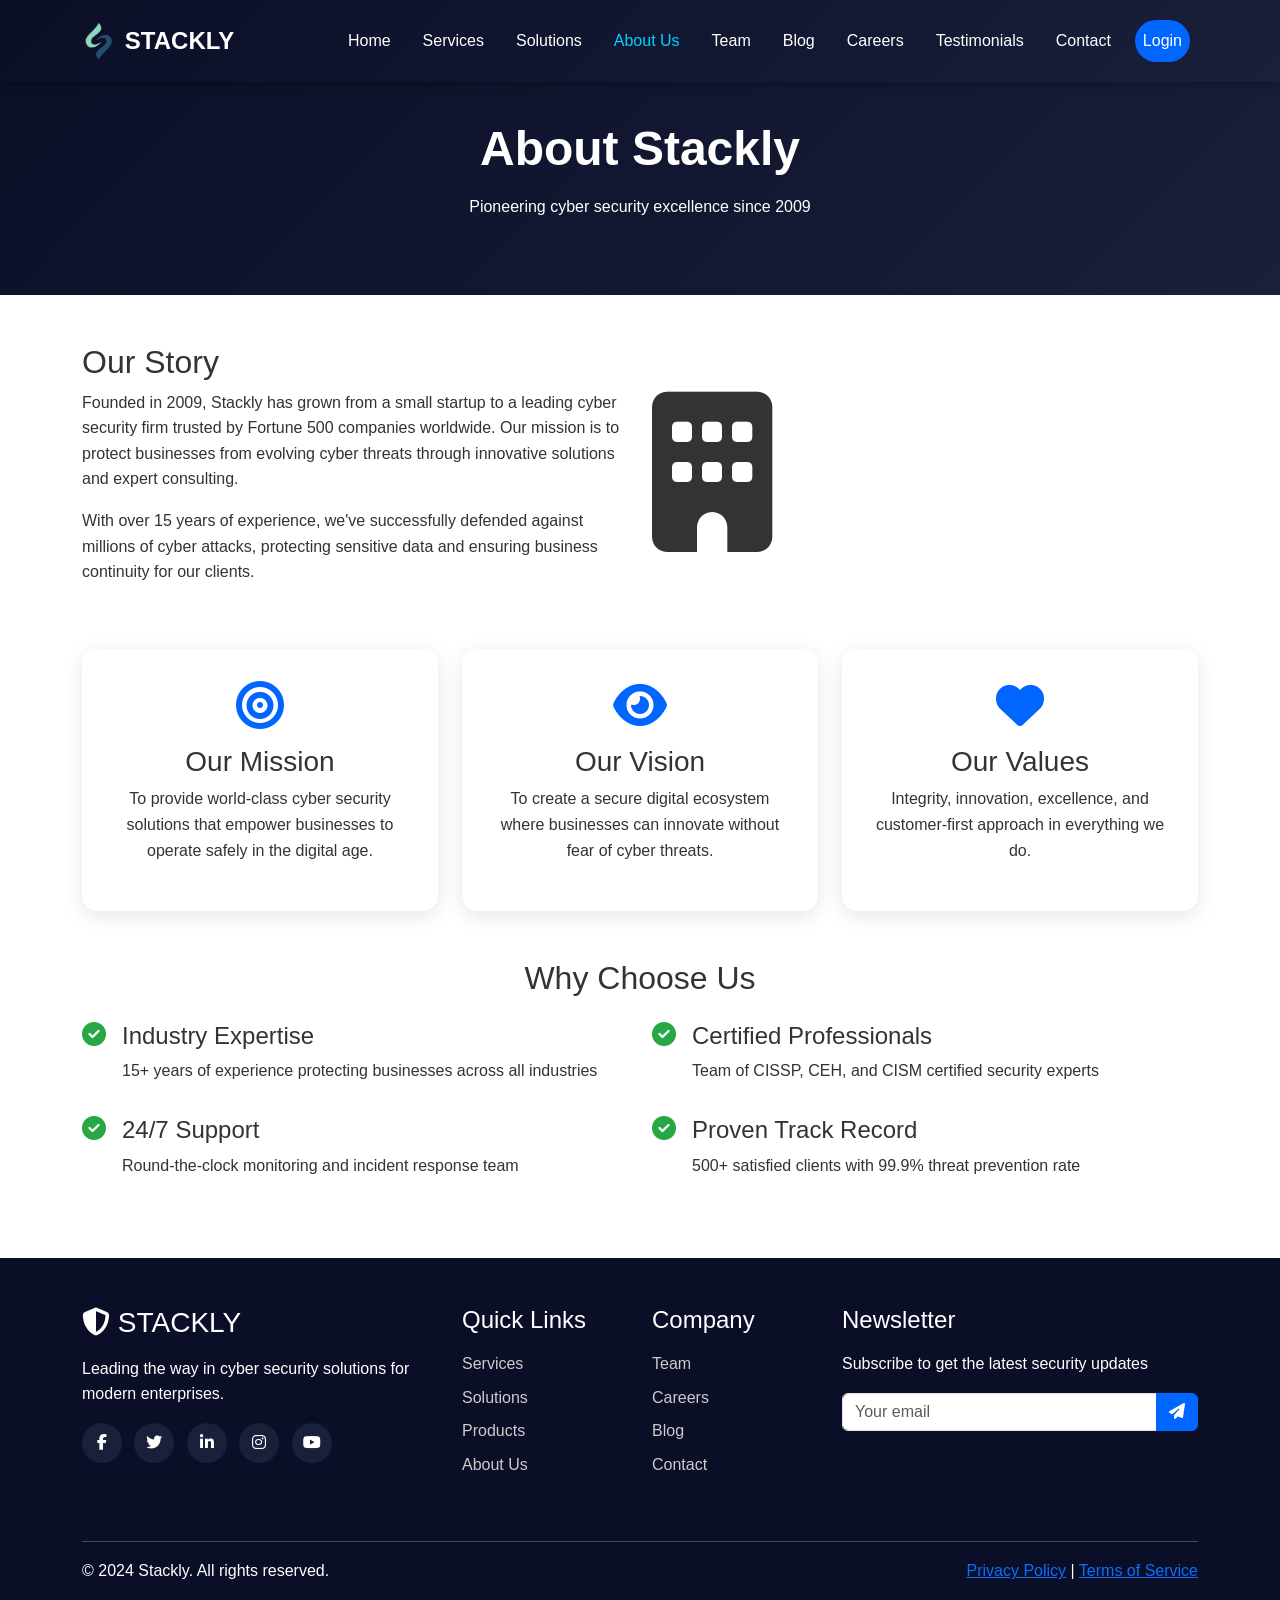
<file: pages/about.html>
<!DOCTYPE html>
<html lang="en">
<head>
    <meta charset="UTF-8">
    <meta name="viewport" content="width=device-width, initial-scale=1.0">
    <title>Stackly</title>
    <link rel="stylesheet" href="https://cdn.jsdelivr.net/npm/bootstrap@5.3.0/dist/css/bootstrap.min.css">
    <link rel="stylesheet" href="https://cdnjs.cloudflare.com/ajax/libs/animate.css/4.1.1/animate.min.css">
    <link rel="stylesheet" href="https://unpkg.com/aos@2.3.1/dist/aos.css">
    <link rel="stylesheet" href="https://cdnjs.cloudflare.com/ajax/libs/font-awesome/6.4.0/css/all.min.css">
    <link rel="stylesheet" href="../css/style.css">
</head>
<body>
    <header class="header">
        <nav class="navbar navbar-expand-lg navbar-dark fixed-top">
            <div class="container">
                <a class="navbar-brand" href="../index.html"><img src="../images/logoimg.webp" alt="Stackly Logo"> STACKLY</a>
                <button class="navbar-toggler" type="button" data-bs-toggle="collapse" data-bs-target="#navbarNav">
                    <span class="navbar-toggler-icon"></span>
                </button>
                <div class="collapse navbar-collapse" id="navbarNav">
                    <ul class="navbar-nav ms-auto">
                        <li class="nav-item"><a class="nav-link" href="../index.html">Home</a></li>
                        <li class="nav-item"><a class="nav-link" href="services.html">Services</a></li>
                        <li class="nav-item"><a class="nav-link" href="solutions.html">Solutions</a></li>
                        
                        <li class="nav-item"><a class="nav-link active" href="about.html">About Us</a></li>
                        <li class="nav-item"><a class="nav-link" href="team.html">Team</a></li>
                        <li class="nav-item"><a class="nav-link" href="blog.html">Blog</a></li>
                        <li class="nav-item"><a class="nav-link" href="careers.html">Careers</a></li>
                        <li class="nav-item"><a class="nav-link" href="testimonials.html">Testimonials</a></li>
                        <li class="nav-item"><a class="nav-link" href="contact.html">Contact</a></li>
                        <li class="nav-item"><a class="nav-link btn-login" href="../login.html">Login</a></li>
                    </ul>
                </div>
            </div>
        </nav>
    </header>

    <section class="page-header">
        <div class="container">
            <h1 class="animate__animated animate__fadeInDown">About Stackly</h1>
            <p class="animate__animated animate__fadeInUp">Pioneering cyber security excellence since 2009</p>
        </div>
    </section>

    <section class="about-content py-5">
        <div class="container">
            <div class="row align-items-center mb-5">
                <div class="col-lg-6" data-aos="fade-right">
                    <h2>Our Story</h2>
                    <p>Founded in 2009, Stackly has grown from a small startup to a leading cyber security firm trusted by Fortune 500 companies worldwide. Our mission is to protect businesses from evolving cyber threats through innovative solutions and expert consulting.</p>
                    <p>With over 15 years of experience, we've successfully defended against millions of cyber attacks, protecting sensitive data and ensuring business continuity for our clients.</p>
                </div>
                <div class="col-lg-6" data-aos="fade-left">
                    <div class="about-image">
                        <i class="fas fa-building fa-10x"></i>
                    </div>
                </div>
            </div>

            <div class="row mb-5">
                <div class="col-md-4" data-aos="zoom-in" data-aos-delay="100">
                    <div class="value-card">
                        <i class="fas fa-bullseye"></i>
                        <h3>Our Mission</h3>
                        <p>To provide world-class cyber security solutions that empower businesses to operate safely in the digital age.</p>
                    </div>
                </div>
                <div class="col-md-4" data-aos="zoom-in" data-aos-delay="200">
                    <div class="value-card">
                        <i class="fas fa-eye"></i>
                        <h3>Our Vision</h3>
                        <p>To create a secure digital ecosystem where businesses can innovate without fear of cyber threats.</p>
                    </div>
                </div>
                <div class="col-md-4" data-aos="zoom-in" data-aos-delay="300">
                    <div class="value-card">
                        <i class="fas fa-heart"></i>
                        <h3>Our Values</h3>
                        <p>Integrity, innovation, excellence, and customer-first approach in everything we do.</p>
                    </div>
                </div>
            </div>

            <div class="row">
                <div class="col-12" data-aos="fade-up">
                    <h2 class="text-center mb-4">Why Choose Us</h2>
                </div>
                <div class="col-md-6 mb-3" data-aos="fade-right">
                    <div class="feature-item">
                        <i class="fas fa-check-circle"></i>
                        <div>
                            <h4>Industry Expertise</h4>
                            <p>15+ years of experience protecting businesses across all industries</p>
                        </div>
                    </div>
                </div>
                <div class="col-md-6 mb-3" data-aos="fade-left">
                    <div class="feature-item">
                        <i class="fas fa-check-circle"></i>
                        <div>
                            <h4>Certified Professionals</h4>
                            <p>Team of CISSP, CEH, and CISM certified security experts</p>
                        </div>
                    </div>
                </div>
                <div class="col-md-6 mb-3" data-aos="fade-right">
                    <div class="feature-item">
                        <i class="fas fa-check-circle"></i>
                        <div>
                            <h4>24/7 Support</h4>
                            <p>Round-the-clock monitoring and incident response team</p>
                        </div>
                    </div>
                </div>
                <div class="col-md-6 mb-3" data-aos="fade-left">
                    <div class="feature-item">
                        <i class="fas fa-check-circle"></i>
                        <div>
                            <h4>Proven Track Record</h4>
                            <p>500+ satisfied clients with 99.9% threat prevention rate</p>
                        </div>
                    </div>
                </div>
            </div>
        </div>
    </section>

    <footer class="footer py-5">
        <div class="container">
            <div class="row">
                <div class="col-lg-4 col-md-6 mb-4">
                    <h3><i class="fas fa-shield-alt"></i> STACKLY</h3>
                    <p>Leading the way in cyber security solutions for modern enterprises.</p>
                    <div class="social-links">
                        <a href="../404.html"><i class="fab fa-facebook-f"></i></a>
                        <a href="../404.html"><i class="fab fa-twitter"></i></a>
                        <a href="../404.html"><i class="fab fa-linkedin-in"></i></a>
                        <a href="../404.html"><i class="fab fa-instagram"></i></a>
                        <a href="../404.html"><i class="fab fa-youtube"></i></a>
                    </div>
                </div>
                <div class="col-lg-2 col-md-6 mb-4">
                    <h4>Quick Links</h4>
                    <ul class="footer-links">
                        <li><a href="services.html">Services</a></li>
                        <li><a href="solutions.html">Solutions</a></li>
                        <li><a href="products.html">Products</a></li>
                        <li><a href="about.html">About Us</a></li>
                    </ul>
                </div>
                <div class="col-lg-2 col-md-6 mb-4">
                    <h4>Company</h4>
                    <ul class="footer-links">
                        <li><a href="team.html">Team</a></li>
                        <li><a href="careers.html">Careers</a></li>
                        <li><a href="blog.html">Blog</a></li>
                        <li><a href="contact.html">Contact</a></li>
                    </ul>
                </div>
                <div class="col-lg-4 col-md-6 mb-4">
                    <h4>Newsletter</h4>
                    <p>Subscribe to get the latest security updates</p>
                    <form class="newsletter-form">
                        <div class="input-group">
                            <input type="email" class="form-control" placeholder="Your email">
                            <button class="btn btn-primary" type="button" onclick="location.href='../404.html'">
                                <i class="fas fa-paper-plane"></i>
                            </button>
                        </div>
                    </form>
                </div>
            </div>
            <hr class="mt-4">
            <div class="row">
                <div class="col-md-6">
                    <p>&copy; 2024 Stackly. All rights reserved.</p>
                </div>
                <div class="col-md-6 text-md-end">
                    <a href="../404.html">Privacy Policy</a> | 
                    <a href="../404.html">Terms of Service</a>
                </div>
            </div>
        </div>
    </footer>

    <script src="https://code.jquery.com/jquery-3.7.0.min.js"></script>
    <script src="https://cdn.jsdelivr.net/npm/bootstrap@5.3.0/dist/js/bootstrap.bundle.min.js"></script>
    <script src="https://unpkg.com/aos@2.3.1/dist/aos.js"></script>
    <script src="../js/main.js"></script>
</body>
</html>
</file>
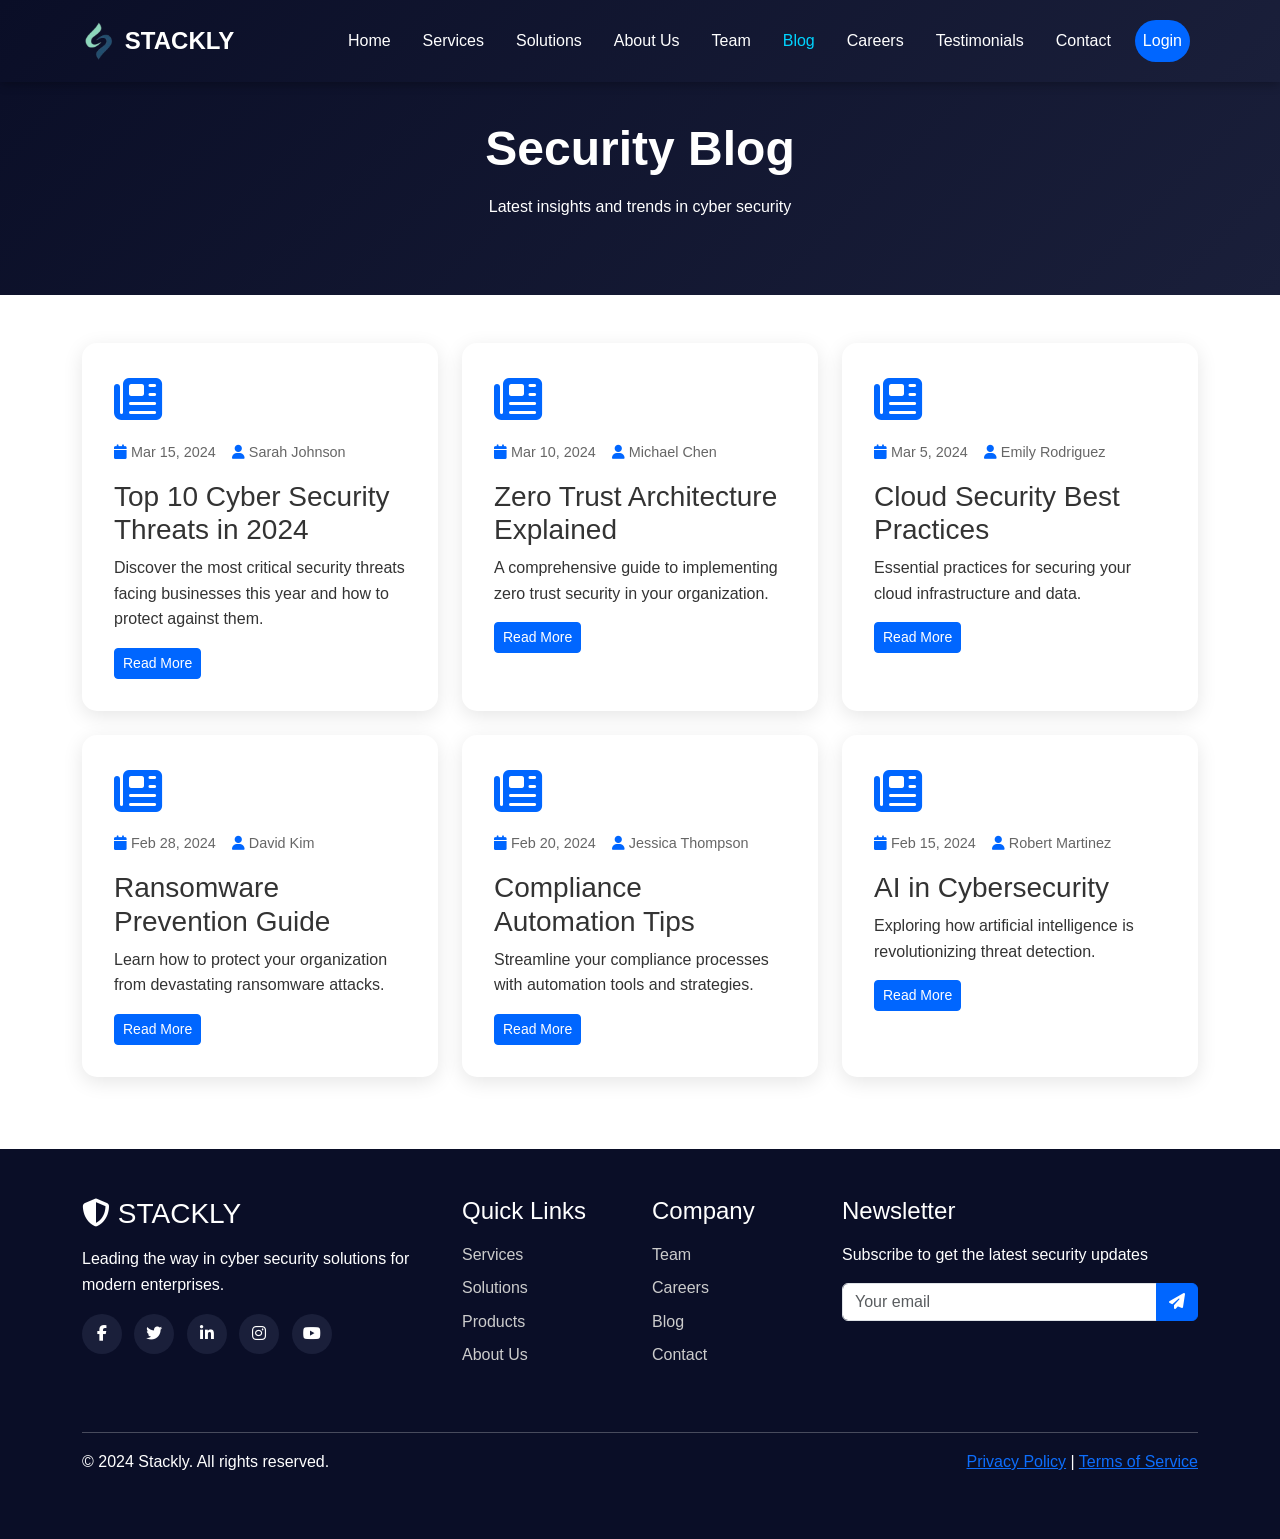
<file: pages/blog.html>
<!DOCTYPE html>
<html lang="en">
<head>
    <meta charset="UTF-8">
    <meta name="viewport" content="width=device-width, initial-scale=1.0">
    <title>Stackly</title>
    <link rel="stylesheet" href="https://cdn.jsdelivr.net/npm/bootstrap@5.3.0/dist/css/bootstrap.min.css">
    <link rel="stylesheet" href="https://unpkg.com/aos@2.3.1/dist/aos.css">
    <link rel="stylesheet" href="https://cdnjs.cloudflare.com/ajax/libs/font-awesome/6.4.0/css/all.min.css">
    <link rel="stylesheet" href="../css/style.css">
</head>
<body>
    <header class="header">
        <nav class="navbar navbar-expand-lg navbar-dark fixed-top">
            <div class="container">
                <a class="navbar-brand" href="../index.html"><img src="../images/logoimg.webp" alt="Stackly Logo"> STACKLY</a>
                <button class="navbar-toggler" type="button" data-bs-toggle="collapse" data-bs-target="#navbarNav"><span class="navbar-toggler-icon"></span></button>
                <div class="collapse navbar-collapse" id="navbarNav">
                    <ul class="navbar-nav ms-auto">
                        <li class="nav-item"><a class="nav-link" href="../index.html">Home</a></li>
                        <li class="nav-item"><a class="nav-link" href="services.html">Services</a></li>
                        <li class="nav-item"><a class="nav-link" href="solutions.html">Solutions</a></li>
                       
                        <li class="nav-item"><a class="nav-link" href="about.html">About Us</a></li>
                        <li class="nav-item"><a class="nav-link" href="team.html">Team</a></li>
                        <li class="nav-item"><a class="nav-link active" href="blog.html">Blog</a></li>
                        <li class="nav-item"><a class="nav-link" href="careers.html">Careers</a></li>
                        <li class="nav-item"><a class="nav-link" href="testimonials.html">Testimonials</a></li>
                        <li class="nav-item"><a class="nav-link" href="contact.html">Contact</a></li>
                        <li class="nav-item"><a class="nav-link btn-login" href="../login.html">Login</a></li>
                    </ul>
                </div>
            </div>
        </nav>
    </header>
    <section class="page-header">
        <div class="container"><h1>Security Blog</h1><p>Latest insights and trends in cyber security</p></div>
    </section>
    <section class="blog-section py-5">
        <div class="container">
            <div class="row">
                <div class="col-lg-4 col-md-6 mb-4" data-aos="fade-up">
                    <div class="blog-card">
                        <div class="blog-icon"><i class="fas fa-newspaper fa-3x"></i></div>
                        <div class="blog-meta"><span><i class="fas fa-calendar"></i> Mar 15, 2024</span><span><i class="fas fa-user"></i> Sarah Johnson</span></div>
                        <h3>Top 10 Cyber Security Threats in 2024</h3>
                        <p>Discover the most critical security threats facing businesses this year and how to protect against them.</p>
                        <a href="../404.html" class="btn btn-sm btn-primary">Read More</a>
                    </div>
                </div>
                <div class="col-lg-4 col-md-6 mb-4" data-aos="fade-up" data-aos-delay="100">
                    <div class="blog-card">
                        <div class="blog-icon"><i class="fas fa-newspaper fa-3x"></i></div>
                        <div class="blog-meta"><span><i class="fas fa-calendar"></i> Mar 10, 2024</span><span><i class="fas fa-user"></i> Michael Chen</span></div>
                        <h3>Zero Trust Architecture Explained</h3>
                        <p>A comprehensive guide to implementing zero trust security in your organization.</p>
                        <a href="../404.html" class="btn btn-sm btn-primary">Read More</a>
                    </div>
                </div>
                <div class="col-lg-4 col-md-6 mb-4" data-aos="fade-up" data-aos-delay="200">
                    <div class="blog-card">
                        <div class="blog-icon"><i class="fas fa-newspaper fa-3x"></i></div>
                        <div class="blog-meta"><span><i class="fas fa-calendar"></i> Mar 5, 2024</span><span><i class="fas fa-user"></i> Emily Rodriguez</span></div>
                        <h3>Cloud Security Best Practices</h3>
                        <p>Essential practices for securing your cloud infrastructure and data.</p>
                        <a href="../404.html" class="btn btn-sm btn-primary">Read More</a>
                    </div>
                </div>
                <div class="col-lg-4 col-md-6 mb-4" data-aos="fade-up" data-aos-delay="300">
                    <div class="blog-card">
                        <div class="blog-icon"><i class="fas fa-newspaper fa-3x"></i></div>
                        <div class="blog-meta"><span><i class="fas fa-calendar"></i> Feb 28, 2024</span><span><i class="fas fa-user"></i> David Kim</span></div>
                        <h3>Ransomware Prevention Guide</h3>
                        <p>Learn how to protect your organization from devastating ransomware attacks.</p>
                        <a href="../404.html" class="btn btn-sm btn-primary">Read More</a>
                    </div>
                </div>
                <div class="col-lg-4 col-md-6 mb-4" data-aos="fade-up" data-aos-delay="400">
                    <div class="blog-card">
                        <div class="blog-icon"><i class="fas fa-newspaper fa-3x"></i></div>
                        <div class="blog-meta"><span><i class="fas fa-calendar"></i> Feb 20, 2024</span><span><i class="fas fa-user"></i> Jessica Thompson</span></div>
                        <h3>Compliance Automation Tips</h3>
                        <p>Streamline your compliance processes with automation tools and strategies.</p>
                        <a href="../404.html" class="btn btn-sm btn-primary">Read More</a>
                    </div>
                </div>
                <div class="col-lg-4 col-md-6 mb-4" data-aos="fade-up" data-aos-delay="500">
                    <div class="blog-card">
                        <div class="blog-icon"><i class="fas fa-newspaper fa-3x"></i></div>
                        <div class="blog-meta"><span><i class="fas fa-calendar"></i> Feb 15, 2024</span><span><i class="fas fa-user"></i> Robert Martinez</span></div>
                        <h3>AI in Cybersecurity</h3>
                        <p>Exploring how artificial intelligence is revolutionizing threat detection.</p>
                        <a href="../404.html" class="btn btn-sm btn-primary">Read More</a>
                    </div>
                </div>
            </div>
        </div>
    </section>
    <footer class="footer py-5">
        <div class="container">
            <div class="row">
                <div class="col-lg-4 col-md-6 mb-4">
                    <h3><i class="fas fa-shield-alt"></i> STACKLY</h3>
                    <p>Leading the way in cyber security solutions for modern enterprises.</p>
                    <div class="social-links">
                        <a href="../404.html"><i class="fab fa-facebook-f"></i></a>
                        <a href="../404.html"><i class="fab fa-twitter"></i></a>
                        <a href="../404.html"><i class="fab fa-linkedin-in"></i></a>
                        <a href="../404.html"><i class="fab fa-instagram"></i></a>
                        <a href="../404.html"><i class="fab fa-youtube"></i></a>
                    </div>
                </div>
                <div class="col-lg-2 col-md-6 mb-4">
                    <h4>Quick Links</h4>
                    <ul class="footer-links">
                        <li><a href="services.html">Services</a></li>
                        <li><a href="solutions.html">Solutions</a></li>
                        <li><a href="products.html">Products</a></li>
                        <li><a href="about.html">About Us</a></li>
                    </ul>
                </div>
                <div class="col-lg-2 col-md-6 mb-4">
                    <h4>Company</h4>
                    <ul class="footer-links">
                        <li><a href="team.html">Team</a></li>
                        <li><a href="careers.html">Careers</a></li>
                        <li><a href="blog.html">Blog</a></li>
                        <li><a href="contact.html">Contact</a></li>
                    </ul>
                </div>
                <div class="col-lg-4 col-md-6 mb-4">
                    <h4>Newsletter</h4>
                    <p>Subscribe to get the latest security updates</p>
                    <form class="newsletter-form">
                        <div class="input-group">
                            <input type="email" class="form-control" placeholder="Your email">
                            <button class="btn btn-primary" type="button" onclick="location.href='../404.html'">
                                <i class="fas fa-paper-plane"></i>
                            </button>
                        </div>
                    </form>
                </div>
            </div>
            <hr class="mt-4">
            <div class="row">
                <div class="col-md-6">
                    <p>&copy; 2024 Stackly. All rights reserved.</p>
                </div>
                <div class="col-md-6 text-md-end">
                    <a href="../404.html">Privacy Policy</a> | 
                    <a href="../404.html">Terms of Service</a>
                </div>
            </div>
        </div>
    </footer>
    <script src="https://code.jquery.com/jquery-3.7.0.min.js"></script>
    <script src="https://cdn.jsdelivr.net/npm/bootstrap@5.3.0/dist/js/bootstrap.bundle.min.js"></script>
    <script src="https://unpkg.com/aos@2.3.1/dist/aos.js"></script>
    <script src="../js/main.js"></script>
</body>
</html>
</file>
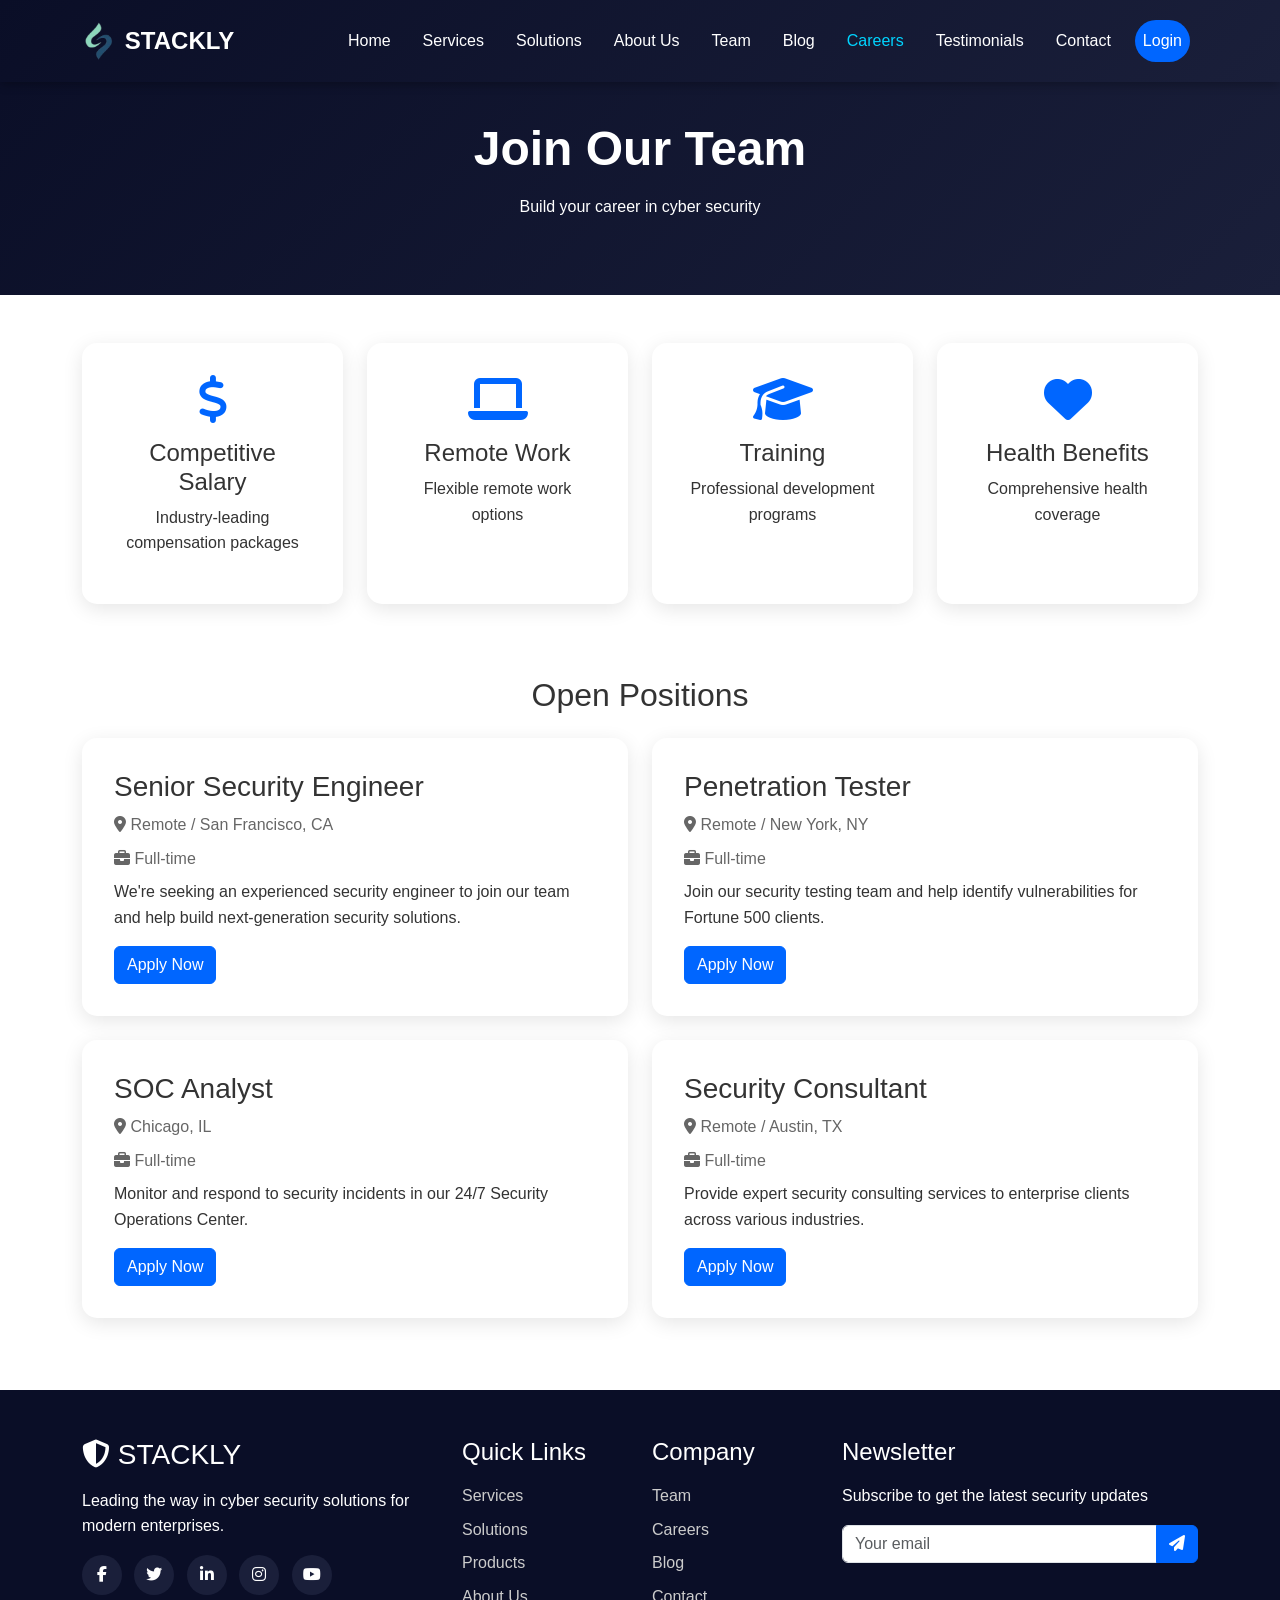
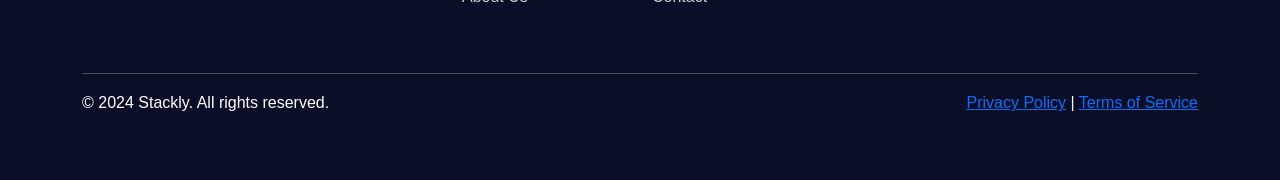
<file: pages/careers.html>
<!DOCTYPE html>
<html lang="en">
<head>
    <meta charset="UTF-8">
    <meta name="viewport" content="width=device-width, initial-scale=1.0">
    <title>Stackly</title>
    <link rel="stylesheet" href="https://cdn.jsdelivr.net/npm/bootstrap@5.3.0/dist/css/bootstrap.min.css">
    <link rel="stylesheet" href="https://unpkg.com/aos@2.3.1/dist/aos.css">
    <link rel="stylesheet" href="https://cdnjs.cloudflare.com/ajax/libs/font-awesome/6.4.0/css/all.min.css">
    <link rel="stylesheet" href="../css/style.css">
</head>
<body>
    <header class="header">
        <nav class="navbar navbar-expand-lg navbar-dark fixed-top">
            <div class="container">
                <a class="navbar-brand" href="../index.html"><img src="../images/logoimg.webp" alt="Stackly Logo"> STACKLY</a>
                <button class="navbar-toggler" type="button" data-bs-toggle="collapse" data-bs-target="#navbarNav"><span class="navbar-toggler-icon"></span></button>
                <div class="collapse navbar-collapse" id="navbarNav">
                    <ul class="navbar-nav ms-auto">
                        <li class="nav-item"><a class="nav-link" href="../index.html">Home</a></li>
                        <li class="nav-item"><a class="nav-link" href="services.html">Services</a></li>
                        <li class="nav-item"><a class="nav-link" href="solutions.html">Solutions</a></li>
                        
                        <li class="nav-item"><a class="nav-link" href="about.html">About Us</a></li>
                        <li class="nav-item"><a class="nav-link" href="team.html">Team</a></li>
                        <li class="nav-item"><a class="nav-link" href="blog.html">Blog</a></li>
                        <li class="nav-item"><a class="nav-link active" href="careers.html">Careers</a></li>
                        <li class="nav-item"><a class="nav-link" href="testimonials.html">Testimonials</a></li>
                        <li class="nav-item"><a class="nav-link" href="contact.html">Contact</a></li>
                        <li class="nav-item"><a class="nav-link btn-login" href="../login.html">Login</a></li>
                    </ul>
                </div>
            </div>
        </nav>
    </header>
    <section class="page-header">
        <div class="container"><h1>Join Our Team</h1><p>Build your career in cyber security</p></div>
    </section>
    <section class="careers-section py-5">
        <div class="container">
            <div class="row mb-5">
                <div class="col-lg-3 col-md-6 mb-4" data-aos="zoom-in">
                    <div class="benefit-card"><i class="fas fa-dollar-sign"></i><h4>Competitive Salary</h4><p>Industry-leading compensation packages</p></div>
                </div>
                <div class="col-lg-3 col-md-6 mb-4" data-aos="zoom-in" data-aos-delay="100">
                    <div class="benefit-card"><i class="fas fa-laptop"></i><h4>Remote Work</h4><p>Flexible remote work options</p></div>
                </div>
                <div class="col-lg-3 col-md-6 mb-4" data-aos="zoom-in" data-aos-delay="200">
                    <div class="benefit-card"><i class="fas fa-graduation-cap"></i><h4>Training</h4><p>Professional development programs</p></div>
                </div>
                <div class="col-lg-3 col-md-6 mb-4" data-aos="zoom-in" data-aos-delay="300">
                    <div class="benefit-card"><i class="fas fa-heart"></i><h4>Health Benefits</h4><p>Comprehensive health coverage</p></div>
                </div>
            </div>
            <h2 class="text-center mb-4">Open Positions</h2>
            <div class="row">
                <div class="col-lg-6 mb-4" data-aos="fade-up">
                    <div class="job-card">
                        <h3>Senior Security Engineer</h3>
                        <p class="job-location"><i class="fas fa-map-marker-alt"></i> Remote / San Francisco, CA</p>
                        <p class="job-type"><i class="fas fa-briefcase"></i> Full-time</p>
                        <p>We're seeking an experienced security engineer to join our team and help build next-generation security solutions.</p>
                        <a href="../404.html" class="btn btn-primary">Apply Now</a>
                    </div>
                </div>
                <div class="col-lg-6 mb-4" data-aos="fade-up" data-aos-delay="100">
                    <div class="job-card">
                        <h3>Penetration Tester</h3>
                        <p class="job-location"><i class="fas fa-map-marker-alt"></i> Remote / New York, NY</p>
                        <p class="job-type"><i class="fas fa-briefcase"></i> Full-time</p>
                        <p>Join our security testing team and help identify vulnerabilities for Fortune 500 clients.</p>
                        <a href="../404.html" class="btn btn-primary">Apply Now</a>
                    </div>
                </div>
                <div class="col-lg-6 mb-4" data-aos="fade-up" data-aos-delay="200">
                    <div class="job-card">
                        <h3>SOC Analyst</h3>
                        <p class="job-location"><i class="fas fa-map-marker-alt"></i> Chicago, IL</p>
                        <p class="job-type"><i class="fas fa-briefcase"></i> Full-time</p>
                        <p>Monitor and respond to security incidents in our 24/7 Security Operations Center.</p>
                        <a href="../404.html" class="btn btn-primary">Apply Now</a>
                    </div>
                </div>
                <div class="col-lg-6 mb-4" data-aos="fade-up" data-aos-delay="300">
                    <div class="job-card">
                        <h3>Security Consultant</h3>
                        <p class="job-location"><i class="fas fa-map-marker-alt"></i> Remote / Austin, TX</p>
                        <p class="job-type"><i class="fas fa-briefcase"></i> Full-time</p>
                        <p>Provide expert security consulting services to enterprise clients across various industries.</p>
                        <a href="../404.html" class="btn btn-primary">Apply Now</a>
                    </div>
                </div>
            </div>
        </div>
    </section>
    <footer class="footer py-5">
        <div class="container">
            <div class="row">
                <div class="col-lg-4 col-md-6 mb-4">
                    <h3><i class="fas fa-shield-alt"></i> STACKLY</h3>
                    <p>Leading the way in cyber security solutions for modern enterprises.</p>
                    <div class="social-links">
                        <a href="../404.html"><i class="fab fa-facebook-f"></i></a>
                        <a href="../404.html"><i class="fab fa-twitter"></i></a>
                        <a href="../404.html"><i class="fab fa-linkedin-in"></i></a>
                        <a href="../404.html"><i class="fab fa-instagram"></i></a>
                        <a href="../404.html"><i class="fab fa-youtube"></i></a>
                    </div>
                </div>
                <div class="col-lg-2 col-md-6 mb-4">
                    <h4>Quick Links</h4>
                    <ul class="footer-links">
                        <li><a href="services.html">Services</a></li>
                        <li><a href="solutions.html">Solutions</a></li>
                        <li><a href="products.html">Products</a></li>
                        <li><a href="about.html">About Us</a></li>
                    </ul>
                </div>
                <div class="col-lg-2 col-md-6 mb-4">
                    <h4>Company</h4>
                    <ul class="footer-links">
                        <li><a href="team.html">Team</a></li>
                        <li><a href="careers.html">Careers</a></li>
                        <li><a href="blog.html">Blog</a></li>
                        <li><a href="contact.html">Contact</a></li>
                    </ul>
                </div>
                <div class="col-lg-4 col-md-6 mb-4">
                    <h4>Newsletter</h4>
                    <p>Subscribe to get the latest security updates</p>
                    <form class="newsletter-form">
                        <div class="input-group">
                            <input type="email" class="form-control" placeholder="Your email">
                            <button class="btn btn-primary" type="button" onclick="location.href='../404.html'">
                                <i class="fas fa-paper-plane"></i>
                            </button>
                        </div>
                    </form>
                </div>
            </div>
            <hr class="mt-4">
            <div class="row">
                <div class="col-md-6">
                    <p>&copy; 2024 Stackly. All rights reserved.</p>
                </div>
                <div class="col-md-6 text-md-end">
                    <a href="../404.html">Privacy Policy</a> | 
                    <a href="../404.html">Terms of Service</a>
                </div>
            </div>
        </div>
    </footer>
    <script src="https://code.jquery.com/jquery-3.7.0.min.js"></script>
    <script src="https://cdn.jsdelivr.net/npm/bootstrap@5.3.0/dist/js/bootstrap.bundle.min.js"></script>
    <script src="https://unpkg.com/aos@2.3.1/dist/aos.js"></script>
    <script src="../js/main.js"></script>
</body>
</html>
</file>
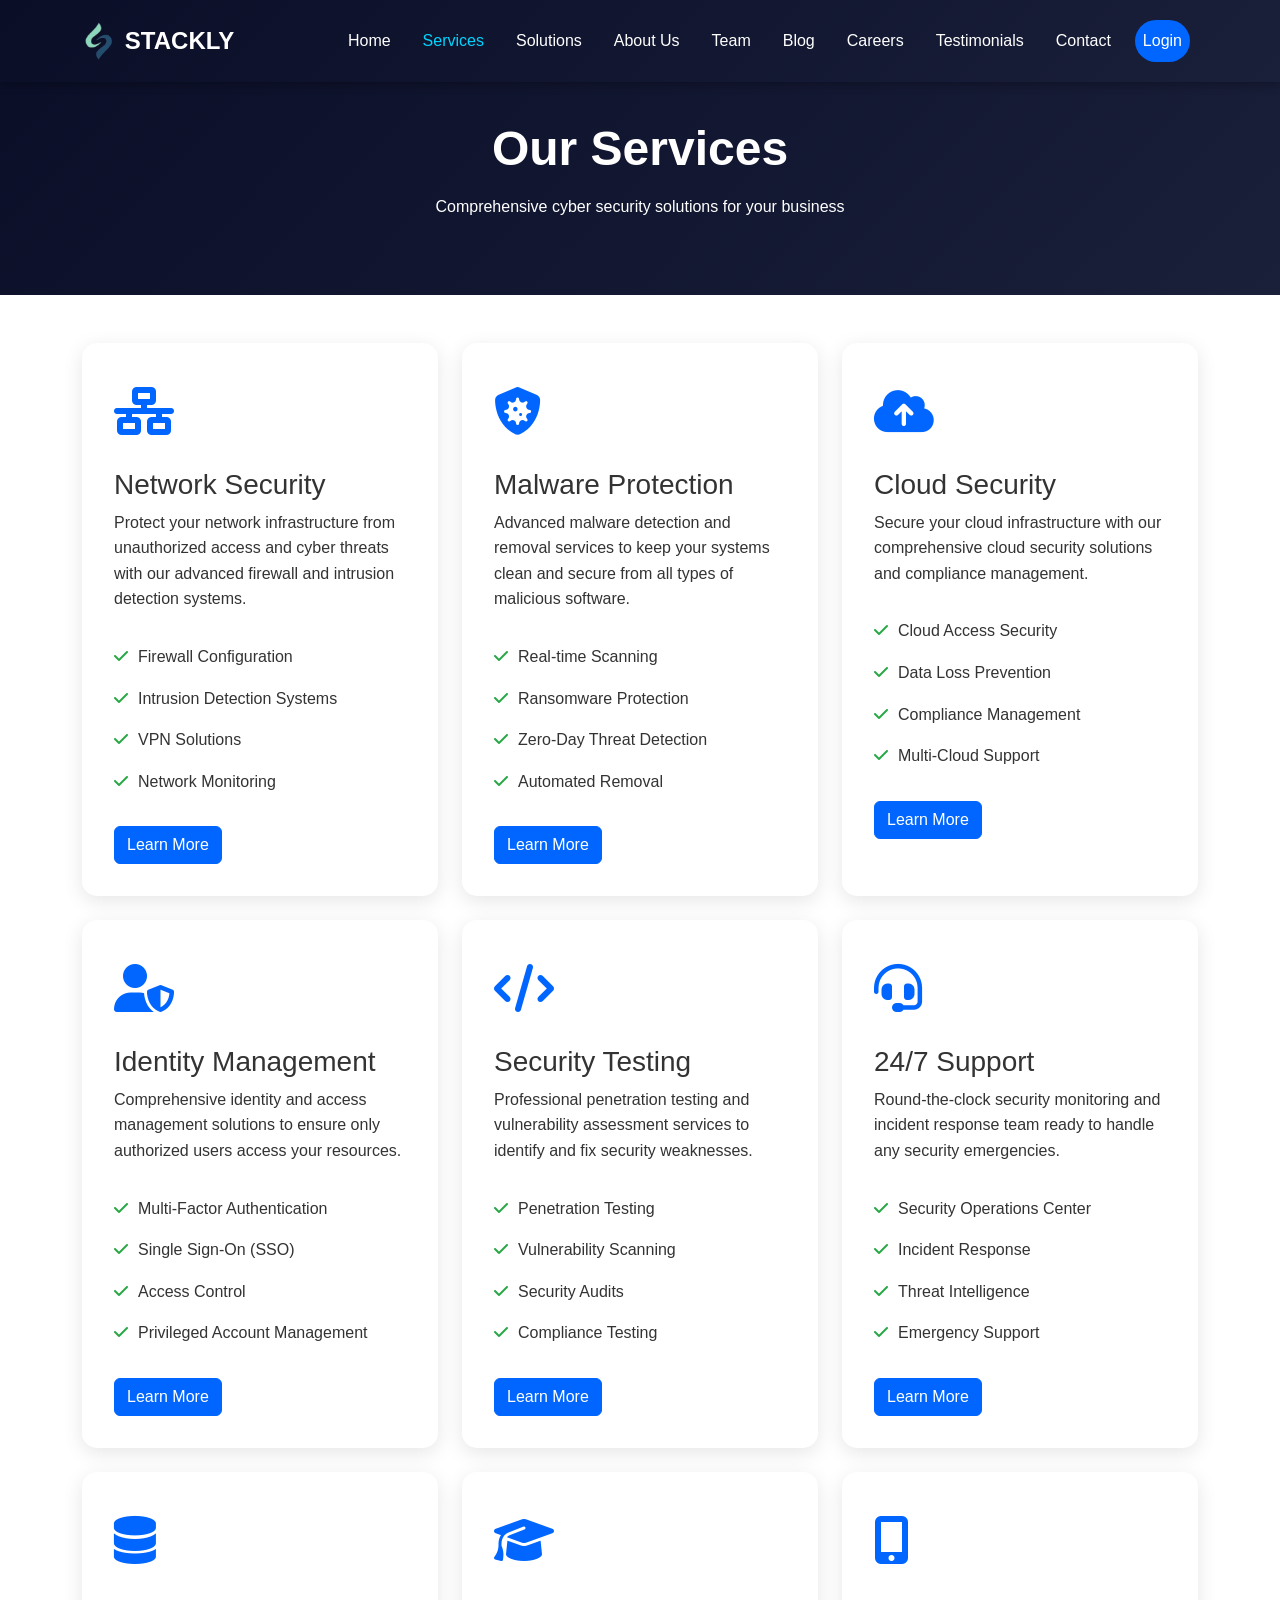
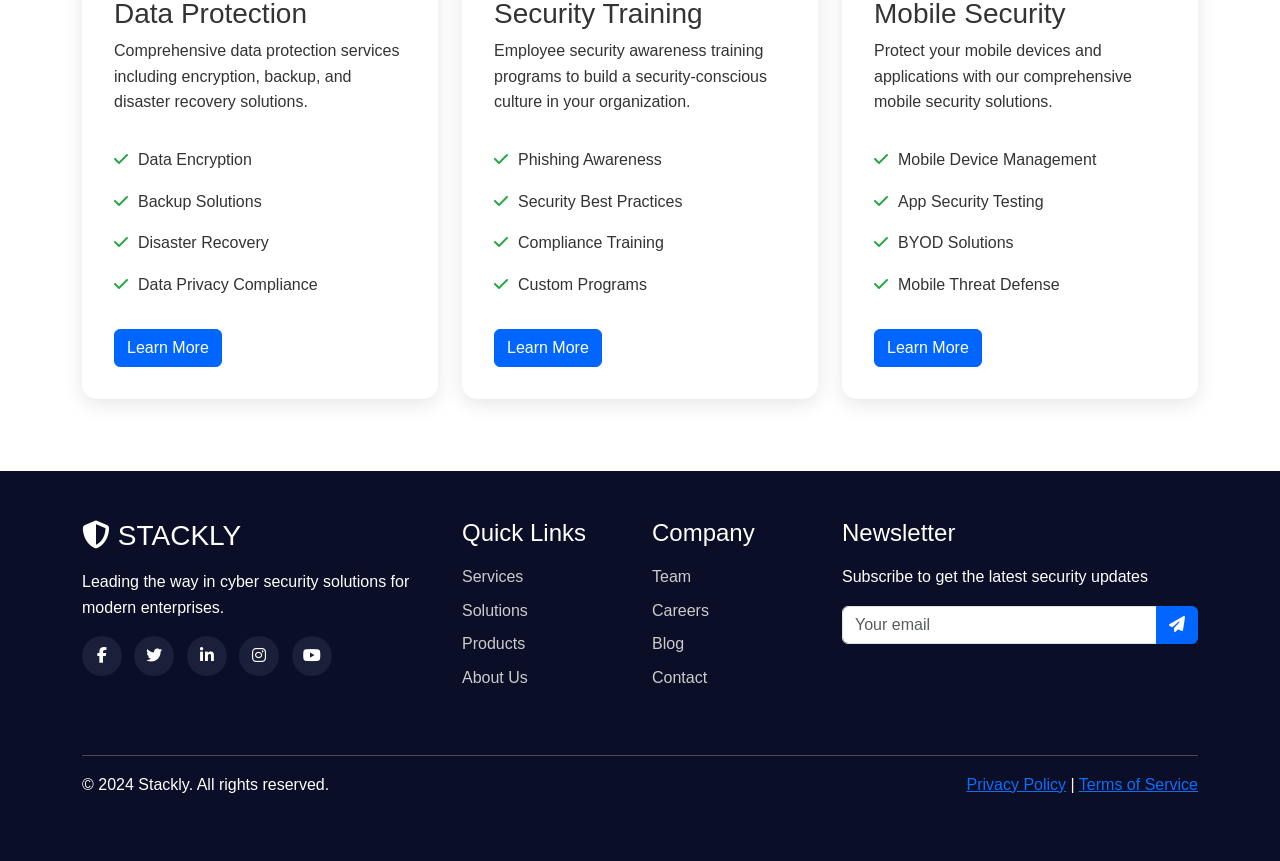
<file: pages/services.html>
<!DOCTYPE html>
<html lang="en">
<head>
    <meta charset="UTF-8">
    <meta name="viewport" content="width=device-width, initial-scale=1.0">
    <title>Stackly</title>
    <link rel="stylesheet" href="https://cdn.jsdelivr.net/npm/bootstrap@5.3.0/dist/css/bootstrap.min.css">
    <link rel="stylesheet" href="https://cdnjs.cloudflare.com/ajax/libs/animate.css/4.1.1/animate.min.css">
    <link rel="stylesheet" href="https://unpkg.com/aos@2.3.1/dist/aos.css">
    <link rel="stylesheet" href="https://cdnjs.cloudflare.com/ajax/libs/font-awesome/6.4.0/css/all.min.css">
    <link rel="stylesheet" href="../css/style.css">
</head>
<body>
    <header class="header">
        <nav class="navbar navbar-expand-lg navbar-dark fixed-top">
            <div class="container">
                <a class="navbar-brand" href="../index.html"><img src="../images/logoimg.webp" alt="Stackly Logo"> STACKLY</a>
                <button class="navbar-toggler" type="button" data-bs-toggle="collapse" data-bs-target="#navbarNav">
                    <span class="navbar-toggler-icon"></span>
                </button>
                <div class="collapse navbar-collapse" id="navbarNav">
                    <ul class="navbar-nav ms-auto">
                        <li class="nav-item"><a class="nav-link" href="../index.html">Home</a></li>
                        <li class="nav-item"><a class="nav-link active" href="services.html">Services</a></li>
                        <li class="nav-item"><a class="nav-link" href="solutions.html">Solutions</a></li>
                        
                        <li class="nav-item"><a class="nav-link" href="about.html">About Us</a></li>
                        <li class="nav-item"><a class="nav-link" href="team.html">Team</a></li>
                        <li class="nav-item"><a class="nav-link" href="blog.html">Blog</a></li>
                        <li class="nav-item"><a class="nav-link" href="careers.html">Careers</a></li>
                        <li class="nav-item"><a class="nav-link" href="testimonials.html">Testimonials</a></li>
                        <li class="nav-item"><a class="nav-link" href="contact.html">Contact</a></li>
                        <li class="nav-item"><a class="nav-link btn-login" href="../login.html">Login</a></li>
                    </ul>
                </div>
            </div>
        </nav>
    </header>

    <section class="page-header">
        <div class="container">
            <h1 class="animate__animated animate__fadeInDown">Our Services</h1>
            <p class="animate__animated animate__fadeInUp">Comprehensive cyber security solutions for your business</p>
        </div>
    </section>

    <section class="services-detail py-5">
        <div class="container">
            <div class="row">
                <div class="col-lg-4 col-md-6 mb-4" data-aos="fade-up" data-aos-delay="100">
                    <div class="service-box">
                        <div class="service-icon"><i class="fas fa-network-wired"></i></div>
                        <h3>Network Security</h3>
                        <p>Protect your network infrastructure from unauthorized access and cyber threats with our advanced firewall and intrusion detection systems.</p>
                        <ul>
                            <li>Firewall Configuration</li>
                            <li>Intrusion Detection Systems</li>
                            <li>VPN Solutions</li>
                            <li>Network Monitoring</li>
                        </ul>
                        <a href="../404.html" class="btn btn-primary">Learn More</a>
                    </div>
                </div>
                <div class="col-lg-4 col-md-6 mb-4" data-aos="fade-up" data-aos-delay="200">
                    <div class="service-box">
                        <div class="service-icon"><i class="fas fa-shield-virus"></i></div>
                        <h3>Malware Protection</h3>
                        <p>Advanced malware detection and removal services to keep your systems clean and secure from all types of malicious software.</p>
                        <ul>
                            <li>Real-time Scanning</li>
                            <li>Ransomware Protection</li>
                            <li>Zero-Day Threat Detection</li>
                            <li>Automated Removal</li>
                        </ul>
                        <a href="../404.html" class="btn btn-primary">Learn More</a>
                    </div>
                </div>
                <div class="col-lg-4 col-md-6 mb-4" data-aos="fade-up" data-aos-delay="300">
                    <div class="service-box">
                        <div class="service-icon"><i class="fas fa-cloud-upload-alt"></i></div>
                        <h3>Cloud Security</h3>
                        <p>Secure your cloud infrastructure with our comprehensive cloud security solutions and compliance management.</p>
                        <ul>
                            <li>Cloud Access Security</li>
                            <li>Data Loss Prevention</li>
                            <li>Compliance Management</li>
                            <li>Multi-Cloud Support</li>
                        </ul>
                        <a href="../404.html" class="btn btn-primary">Learn More</a>
                    </div>
                </div>
                <div class="col-lg-4 col-md-6 mb-4" data-aos="fade-up" data-aos-delay="400">
                    <div class="service-box">
                        <div class="service-icon"><i class="fas fa-user-shield"></i></div>
                        <h3>Identity Management</h3>
                        <p>Comprehensive identity and access management solutions to ensure only authorized users access your resources.</p>
                        <ul>
                            <li>Multi-Factor Authentication</li>
                            <li>Single Sign-On (SSO)</li>
                            <li>Access Control</li>
                            <li>Privileged Account Management</li>
                        </ul>
                        <a href="../404.html" class="btn btn-primary">Learn More</a>
                    </div>
                </div>
                <div class="col-lg-4 col-md-6 mb-4" data-aos="fade-up" data-aos-delay="500">
                    <div class="service-box">
                        <div class="service-icon"><i class="fas fa-code"></i></div>
                        <h3>Security Testing</h3>
                        <p>Professional penetration testing and vulnerability assessment services to identify and fix security weaknesses.</p>
                        <ul>
                            <li>Penetration Testing</li>
                            <li>Vulnerability Scanning</li>
                            <li>Security Audits</li>
                            <li>Compliance Testing</li>
                        </ul>
                        <a href="../404.html" class="btn btn-primary">Learn More</a>
                    </div>
                </div>
                <div class="col-lg-4 col-md-6 mb-4" data-aos="fade-up" data-aos-delay="600">
                    <div class="service-box">
                        <div class="service-icon"><i class="fas fa-headset"></i></div>
                        <h3>24/7 Support</h3>
                        <p>Round-the-clock security monitoring and incident response team ready to handle any security emergencies.</p>
                        <ul>
                            <li>Security Operations Center</li>
                            <li>Incident Response</li>
                            <li>Threat Intelligence</li>
                            <li>Emergency Support</li>
                        </ul>
                        <a href="../404.html" class="btn btn-primary">Learn More</a>
                    </div>
                </div>
                <div class="col-lg-4 col-md-6 mb-4" data-aos="fade-up" data-aos-delay="700">
                    <div class="service-box">
                        <div class="service-icon"><i class="fas fa-database"></i></div>
                        <h3>Data Protection</h3>
                        <p>Comprehensive data protection services including encryption, backup, and disaster recovery solutions.</p>
                        <ul>
                            <li>Data Encryption</li>
                            <li>Backup Solutions</li>
                            <li>Disaster Recovery</li>
                            <li>Data Privacy Compliance</li>
                        </ul>
                        <a href="../404.html" class="btn btn-primary">Learn More</a>
                    </div>
                </div>
                <div class="col-lg-4 col-md-6 mb-4" data-aos="fade-up" data-aos-delay="800">
                    <div class="service-box">
                        <div class="service-icon"><i class="fas fa-graduation-cap"></i></div>
                        <h3>Security Training</h3>
                        <p>Employee security awareness training programs to build a security-conscious culture in your organization.</p>
                        <ul>
                            <li>Phishing Awareness</li>
                            <li>Security Best Practices</li>
                            <li>Compliance Training</li>
                            <li>Custom Programs</li>
                        </ul>
                        <a href="../404.html" class="btn btn-primary">Learn More</a>
                    </div>
                </div>
                <div class="col-lg-4 col-md-6 mb-4" data-aos="fade-up" data-aos-delay="900">
                    <div class="service-box">
                        <div class="service-icon"><i class="fas fa-mobile-alt"></i></div>
                        <h3>Mobile Security</h3>
                        <p>Protect your mobile devices and applications with our comprehensive mobile security solutions.</p>
                        <ul>
                            <li>Mobile Device Management</li>
                            <li>App Security Testing</li>
                            <li>BYOD Solutions</li>
                            <li>Mobile Threat Defense</li>
                        </ul>
                        <a href="../404.html" class="btn btn-primary">Learn More</a>
                    </div>
                </div>
            </div>
        </div>
    </section>

    <footer class="footer py-5">
        <div class="container">
            <div class="row">
                <div class="col-lg-4 col-md-6 mb-4">
                    <h3><i class="fas fa-shield-alt"></i> STACKLY</h3>
                    <p>Leading the way in cyber security solutions for modern enterprises.</p>
                    <div class="social-links">
                        <a href="../404.html"><i class="fab fa-facebook-f"></i></a>
                        <a href="../404.html"><i class="fab fa-twitter"></i></a>
                        <a href="../404.html"><i class="fab fa-linkedin-in"></i></a>
                        <a href="../404.html"><i class="fab fa-instagram"></i></a>
                        <a href="../404.html"><i class="fab fa-youtube"></i></a>
                    </div>
                </div>
                <div class="col-lg-2 col-md-6 mb-4">
                    <h4>Quick Links</h4>
                    <ul class="footer-links">
                        <li><a href="services.html">Services</a></li>
                        <li><a href="solutions.html">Solutions</a></li>
                        <li><a href="products.html">Products</a></li>
                        <li><a href="about.html">About Us</a></li>
                    </ul>
                </div>
                <div class="col-lg-2 col-md-6 mb-4">
                    <h4>Company</h4>
                    <ul class="footer-links">
                        <li><a href="team.html">Team</a></li>
                        <li><a href="careers.html">Careers</a></li>
                        <li><a href="blog.html">Blog</a></li>
                        <li><a href="contact.html">Contact</a></li>
                    </ul>
                </div>
                <div class="col-lg-4 col-md-6 mb-4">
                    <h4>Newsletter</h4>
                    <p>Subscribe to get the latest security updates</p>
                    <form class="newsletter-form">
                        <div class="input-group">
                            <input type="email" class="form-control" placeholder="Your email">
                            <button class="btn btn-primary" type="button" onclick="location.href='../404.html'">
                                <i class="fas fa-paper-plane"></i>
                            </button>
                        </div>
                    </form>
                </div>
            </div>
            <hr class="mt-4">
            <div class="row">
                <div class="col-md-6">
                    <p>&copy; 2024 Stackly. All rights reserved.</p>
                </div>
                <div class="col-md-6 text-md-end">
                    <a href="../404.html">Privacy Policy</a> | 
                    <a href="../404.html">Terms of Service</a>
                </div>
            </div>
        </div>
    </footer>

    <script src="https://code.jquery.com/jquery-3.7.0.min.js"></script>
    <script src="https://cdn.jsdelivr.net/npm/bootstrap@5.3.0/dist/js/bootstrap.bundle.min.js"></script>
    <script src="https://unpkg.com/aos@2.3.1/dist/aos.js"></script>
    <script src="../js/main.js"></script>
</body>
</html>
</file>
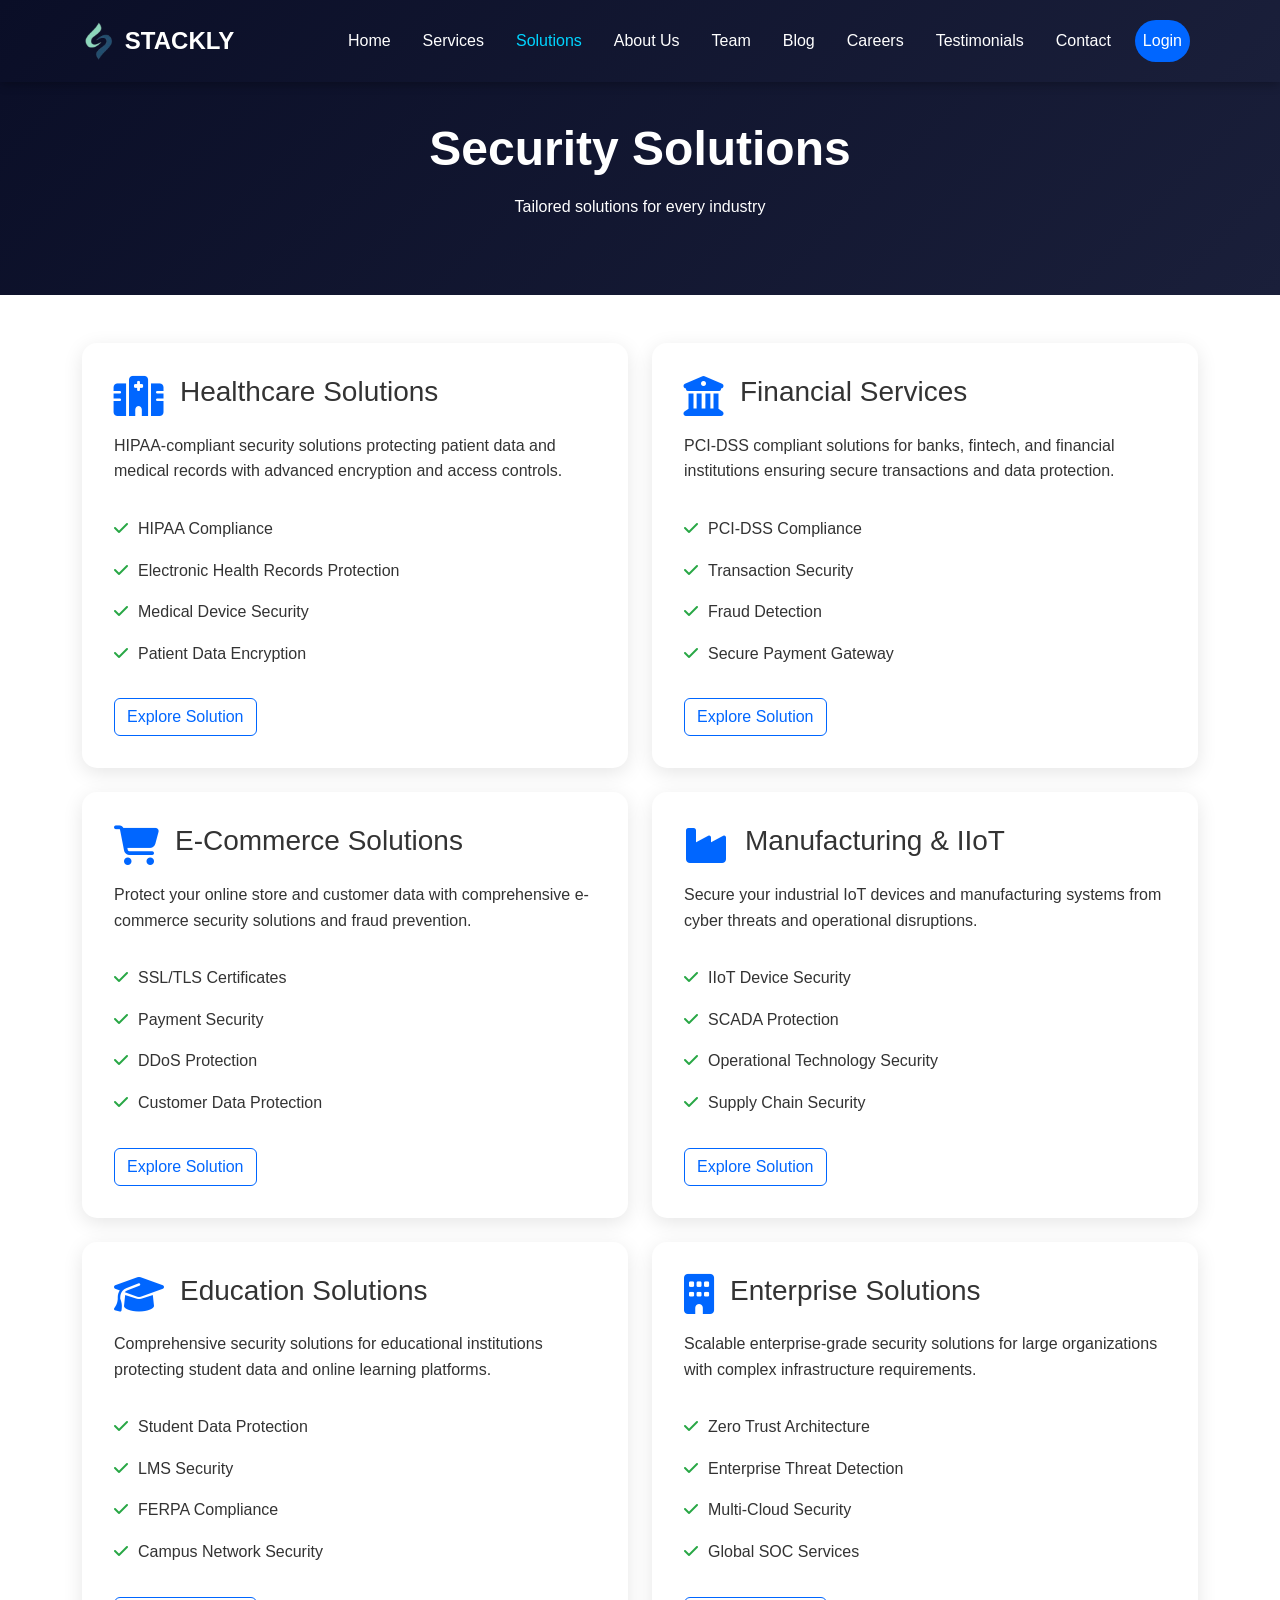
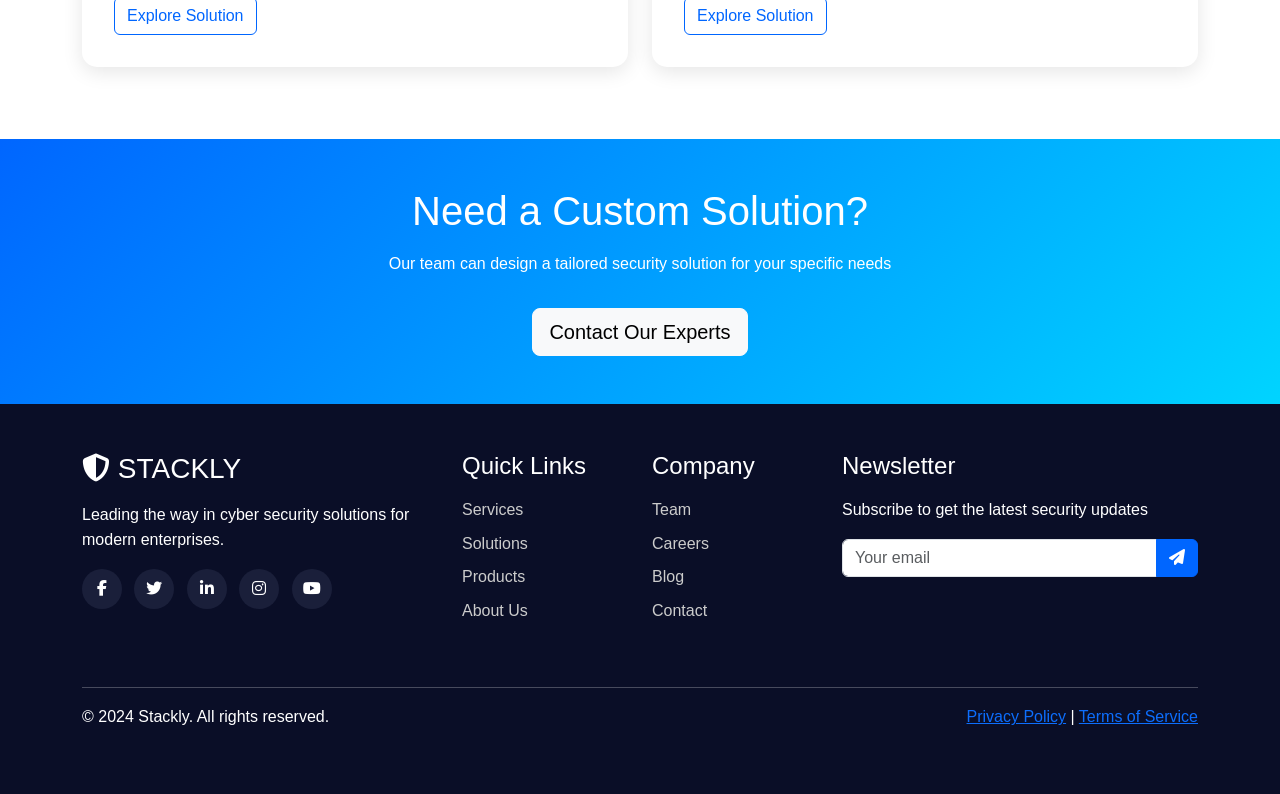
<file: pages/solutions.html>
<!DOCTYPE html>
<html lang="en">
<head>
    <meta charset="UTF-8">
    <meta name="viewport" content="width=device-width, initial-scale=1.0">
    <title>Stackly</title>
    <link rel="stylesheet" href="https://cdn.jsdelivr.net/npm/bootstrap@5.3.0/dist/css/bootstrap.min.css">
    <link rel="stylesheet" href="https://cdnjs.cloudflare.com/ajax/libs/animate.css/4.1.1/animate.min.css">
    <link rel="stylesheet" href="https://unpkg.com/aos@2.3.1/dist/aos.css">
    <link rel="stylesheet" href="https://cdnjs.cloudflare.com/ajax/libs/font-awesome/6.4.0/css/all.min.css">
    <link rel="stylesheet" href="../css/style.css">
</head>
<body>
    <header class="header">
        <nav class="navbar navbar-expand-lg navbar-dark fixed-top">
            <div class="container">
                <a class="navbar-brand" href="../index.html"><img src="../images/logoimg.webp" alt="Stackly Logo"> STACKLY</a>
                <button class="navbar-toggler" type="button" data-bs-toggle="collapse" data-bs-target="#navbarNav">
                    <span class="navbar-toggler-icon"></span>
                </button>
                <div class="collapse navbar-collapse" id="navbarNav">
                    <ul class="navbar-nav ms-auto">
                        <li class="nav-item"><a class="nav-link" href="../index.html">Home</a></li>
                        <li class="nav-item"><a class="nav-link" href="services.html">Services</a></li>
                        <li class="nav-item"><a class="nav-link active" href="solutions.html">Solutions</a></li>
                        
                        <li class="nav-item"><a class="nav-link" href="about.html">About Us</a></li>
                        <li class="nav-item"><a class="nav-link" href="team.html">Team</a></li>
                        <li class="nav-item"><a class="nav-link" href="blog.html">Blog</a></li>
                        <li class="nav-item"><a class="nav-link" href="careers.html">Careers</a></li>
                        <li class="nav-item"><a class="nav-link" href="testimonials.html">Testimonials</a></li>
                        <li class="nav-item"><a class="nav-link" href="contact.html">Contact</a></li>
                        <li class="nav-item"><a class="nav-link btn-login" href="../login.html">Login</a></li>
                    </ul>
                </div>
            </div>
        </nav>
    </header>

    <section class="page-header">
        <div class="container">
            <h1 class="animate__animated animate__fadeInDown">Security Solutions</h1>
            <p class="animate__animated animate__fadeInUp">Tailored solutions for every industry</p>
        </div>
    </section>

    <section class="solutions-section py-5">
        <div class="container">
            <div class="row">
                <div class="col-lg-6 mb-4" data-aos="fade-right">
                    <div class="solution-card">
                        <div class="solution-header">
                            <i class="fas fa-hospital"></i>
                            <h3>Healthcare Solutions</h3>
                        </div>
                        <p>HIPAA-compliant security solutions protecting patient data and medical records with advanced encryption and access controls.</p>
                        <ul>
                            <li>HIPAA Compliance</li>
                            <li>Electronic Health Records Protection</li>
                            <li>Medical Device Security</li>
                            <li>Patient Data Encryption</li>
                        </ul>
                        <a href="../404.html" class="btn btn-outline-primary">Explore Solution</a>
                    </div>
                </div>
                <div class="col-lg-6 mb-4" data-aos="fade-left">
                    <div class="solution-card">
                        <div class="solution-header">
                            <i class="fas fa-university"></i>
                            <h3>Financial Services</h3>
                        </div>
                        <p>PCI-DSS compliant solutions for banks, fintech, and financial institutions ensuring secure transactions and data protection.</p>
                        <ul>
                            <li>PCI-DSS Compliance</li>
                            <li>Transaction Security</li>
                            <li>Fraud Detection</li>
                            <li>Secure Payment Gateway</li>
                        </ul>
                        <a href="../404.html" class="btn btn-outline-primary">Explore Solution</a>
                    </div>
                </div>
                <div class="col-lg-6 mb-4" data-aos="fade-right">
                    <div class="solution-card">
                        <div class="solution-header">
                            <i class="fas fa-shopping-cart"></i>
                            <h3>E-Commerce Solutions</h3>
                        </div>
                        <p>Protect your online store and customer data with comprehensive e-commerce security solutions and fraud prevention.</p>
                        <ul>
                            <li>SSL/TLS Certificates</li>
                            <li>Payment Security</li>
                            <li>DDoS Protection</li>
                            <li>Customer Data Protection</li>
                        </ul>
                        <a href="../404.html" class="btn btn-outline-primary">Explore Solution</a>
                    </div>
                </div>
                <div class="col-lg-6 mb-4" data-aos="fade-left">
                    <div class="solution-card">
                        <div class="solution-header">
                            <i class="fas fa-industry"></i>
                            <h3>Manufacturing & IIoT</h3>
                        </div>
                        <p>Secure your industrial IoT devices and manufacturing systems from cyber threats and operational disruptions.</p>
                        <ul>
                            <li>IIoT Device Security</li>
                            <li>SCADA Protection</li>
                            <li>Operational Technology Security</li>
                            <li>Supply Chain Security</li>
                        </ul>
                        <a href="../404.html" class="btn btn-outline-primary">Explore Solution</a>
                    </div>
                </div>
                <div class="col-lg-6 mb-4" data-aos="fade-right">
                    <div class="solution-card">
                        <div class="solution-header">
                            <i class="fas fa-graduation-cap"></i>
                            <h3>Education Solutions</h3>
                        </div>
                        <p>Comprehensive security solutions for educational institutions protecting student data and online learning platforms.</p>
                        <ul>
                            <li>Student Data Protection</li>
                            <li>LMS Security</li>
                            <li>FERPA Compliance</li>
                            <li>Campus Network Security</li>
                        </ul>
                        <a href="../404.html" class="btn btn-outline-primary">Explore Solution</a>
                    </div>
                </div>
                <div class="col-lg-6 mb-4" data-aos="fade-left">
                    <div class="solution-card">
                        <div class="solution-header">
                            <i class="fas fa-building"></i>
                            <h3>Enterprise Solutions</h3>
                        </div>
                        <p>Scalable enterprise-grade security solutions for large organizations with complex infrastructure requirements.</p>
                        <ul>
                            <li>Zero Trust Architecture</li>
                            <li>Enterprise Threat Detection</li>
                            <li>Multi-Cloud Security</li>
                            <li>Global SOC Services</li>
                        </ul>
                        <a href="../404.html" class="btn btn-outline-primary">Explore Solution</a>
                    </div>
                </div>
            </div>
        </div>
    </section>

    <section class="cta-section py-5" data-aos="fade-up">
        <div class="container text-center">
            <h2>Need a Custom Solution?</h2>
            <p>Our team can design a tailored security solution for your specific needs</p>
            <a href="contact.html" class="btn btn-light btn-lg mt-3">Contact Our Experts</a>
        </div>
    </section>

    <footer class="footer py-5">
        <div class="container">
            <div class="row">
                <div class="col-lg-4 col-md-6 mb-4">
                    <h3><i class="fas fa-shield-alt"></i> STACKLY</h3>
                    <p>Leading the way in cyber security solutions for modern enterprises.</p>
                    <div class="social-links">
                        <a href="../404.html"><i class="fab fa-facebook-f"></i></a>
                        <a href="../404.html"><i class="fab fa-twitter"></i></a>
                        <a href="../404.html"><i class="fab fa-linkedin-in"></i></a>
                        <a href="../404.html"><i class="fab fa-instagram"></i></a>
                        <a href="../404.html"><i class="fab fa-youtube"></i></a>
                    </div>
                </div>
                <div class="col-lg-2 col-md-6 mb-4">
                    <h4>Quick Links</h4>
                    <ul class="footer-links">
                        <li><a href="services.html">Services</a></li>
                        <li><a href="solutions.html">Solutions</a></li>
                        <li><a href="products.html">Products</a></li>
                        <li><a href="about.html">About Us</a></li>
                    </ul>
                </div>
                <div class="col-lg-2 col-md-6 mb-4">
                    <h4>Company</h4>
                    <ul class="footer-links">
                        <li><a href="team.html">Team</a></li>
                        <li><a href="careers.html">Careers</a></li>
                        <li><a href="blog.html">Blog</a></li>
                        <li><a href="contact.html">Contact</a></li>
                    </ul>
                </div>
                <div class="col-lg-4 col-md-6 mb-4">
                    <h4>Newsletter</h4>
                    <p>Subscribe to get the latest security updates</p>
                    <form class="newsletter-form">
                        <div class="input-group">
                            <input type="email" class="form-control" placeholder="Your email">
                            <button class="btn btn-primary" type="button" onclick="location.href='../404.html'">
                                <i class="fas fa-paper-plane"></i>
                            </button>
                        </div>
                    </form>
                </div>
            </div>
            <hr class="mt-4">
            <div class="row">
                <div class="col-md-6">
                    <p>&copy; 2024 Stackly. All rights reserved.</p>
                </div>
                <div class="col-md-6 text-md-end">
                    <a href="../404.html">Privacy Policy</a> | 
                    <a href="../404.html">Terms of Service</a>
                </div>
            </div>
        </div>
    </footer>

    <script src="https://code.jquery.com/jquery-3.7.0.min.js"></script>
    <script src="https://cdn.jsdelivr.net/npm/bootstrap@5.3.0/dist/js/bootstrap.bundle.min.js"></script>
    <script src="https://unpkg.com/aos@2.3.1/dist/aos.js"></script>
    <script src="../js/main.js"></script>
</body>
</html>
</file>
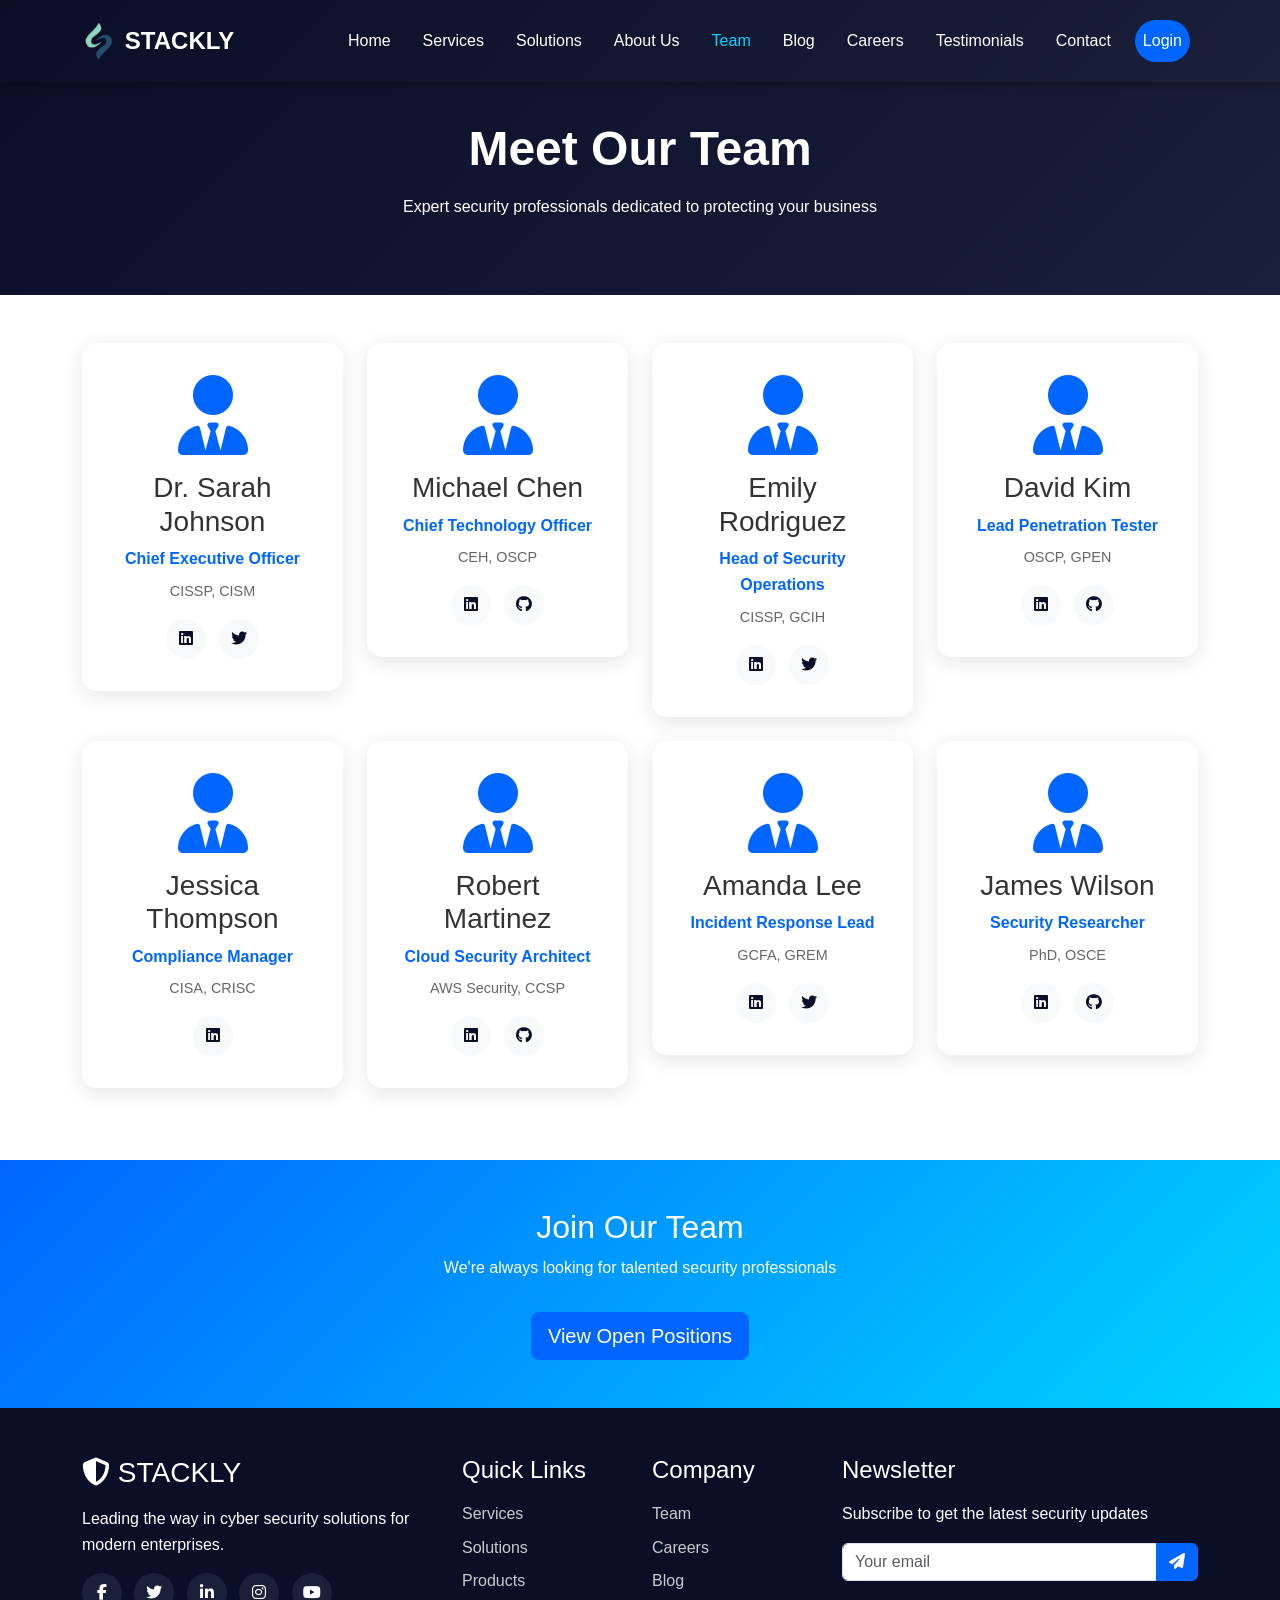
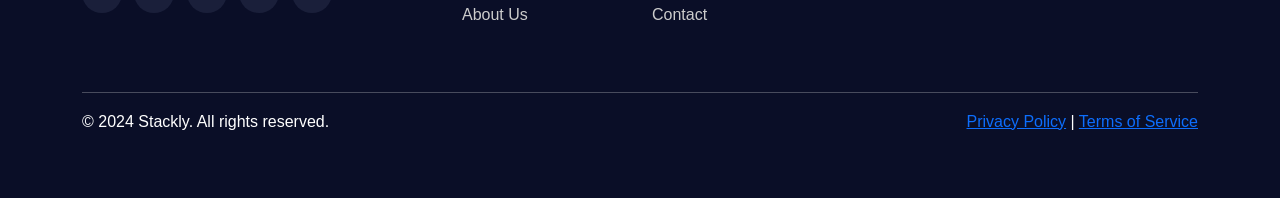
<file: pages/team.html>
<!DOCTYPE html>
<html lang="en">
<head>
    <meta charset="UTF-8">
    <meta name="viewport" content="width=device-width, initial-scale=1.0">
    <title>Stackly</title>
    <link rel="stylesheet" href="https://cdn.jsdelivr.net/npm/bootstrap@5.3.0/dist/css/bootstrap.min.css">
    <link rel="stylesheet" href="https://unpkg.com/aos@2.3.1/dist/aos.css">
    <link rel="stylesheet" href="https://cdnjs.cloudflare.com/ajax/libs/font-awesome/6.4.0/css/all.min.css">
    <link rel="stylesheet" href="../css/style.css">
</head>
<body>
    <header class="header">
        <nav class="navbar navbar-expand-lg navbar-dark fixed-top">
            <div class="container">
                <a class="navbar-brand" href="../index.html"><img src="../images/logoimg.webp" alt="Stackly Logo"> STACKLY</a>
                <button class="navbar-toggler" type="button" data-bs-toggle="collapse" data-bs-target="#navbarNav">
                    <span class="navbar-toggler-icon"></span>
                </button>
                <div class="collapse navbar-collapse" id="navbarNav">
                    <ul class="navbar-nav ms-auto">
                        <li class="nav-item"><a class="nav-link" href="../index.html">Home</a></li>
                        <li class="nav-item"><a class="nav-link" href="services.html">Services</a></li>
                        <li class="nav-item"><a class="nav-link" href="solutions.html">Solutions</a></li>
                       
                        <li class="nav-item"><a class="nav-link" href="about.html">About Us</a></li>
                        <li class="nav-item"><a class="nav-link active" href="team.html">Team</a></li>
                        <li class="nav-item"><a class="nav-link" href="blog.html">Blog</a></li>
                        <li class="nav-item"><a class="nav-link" href="careers.html">Careers</a></li>
                        <li class="nav-item"><a class="nav-link" href="testimonials.html">Testimonials</a></li>
                        <li class="nav-item"><a class="nav-link" href="contact.html">Contact</a></li>
                        <li class="nav-item"><a class="nav-link btn-login" href="../login.html">Login</a></li>
                    </ul>
                </div>
            </div>
        </nav>
    </header>

    <section class="page-header">
        <div class="container">
            <h1>Meet Our Team</h1>
            <p>Expert security professionals dedicated to protecting your business</p>
        </div>
    </section>

    <section class="team-section py-5">
        <div class="container">
            <div class="row">
                <div class="col-lg-3 col-md-6 mb-4" data-aos="fade-up">
                    <div class="team-member">
                        <div class="member-img"><i class="fas fa-user-tie fa-5x"></i></div>
                        <h3>Dr. Sarah Johnson</h3>
                        <p class="member-role">Chief Executive Officer</p>
                        <p class="member-cert">CISSP, CISM</p>
                        <div class="member-social">
                            <a href="../404.html"><i class="fab fa-linkedin"></i></a>
                            <a href="../404.html"><i class="fab fa-twitter"></i></a>
                        </div>
                    </div>
                </div>
                <div class="col-lg-3 col-md-6 mb-4" data-aos="fade-up" data-aos-delay="100">
                    <div class="team-member">
                        <div class="member-img"><i class="fas fa-user-tie fa-5x"></i></div>
                        <h3>Michael Chen</h3>
                        <p class="member-role">Chief Technology Officer</p>
                        <p class="member-cert">CEH, OSCP</p>
                        <div class="member-social">
                            <a href="../404.html"><i class="fab fa-linkedin"></i></a>
                            <a href="../404.html"><i class="fab fa-github"></i></a>
                        </div>
                    </div>
                </div>
                <div class="col-lg-3 col-md-6 mb-4" data-aos="fade-up" data-aos-delay="200">
                    <div class="team-member">
                        <div class="member-img"><i class="fas fa-user-tie fa-5x"></i></div>
                        <h3>Emily Rodriguez</h3>
                        <p class="member-role">Head of Security Operations</p>
                        <p class="member-cert">CISSP, GCIH</p>
                        <div class="member-social">
                            <a href="../404.html"><i class="fab fa-linkedin"></i></a>
                            <a href="../404.html"><i class="fab fa-twitter"></i></a>
                        </div>
                    </div>
                </div>
                <div class="col-lg-3 col-md-6 mb-4" data-aos="fade-up" data-aos-delay="300">
                    <div class="team-member">
                        <div class="member-img"><i class="fas fa-user-tie fa-5x"></i></div>
                        <h3>David Kim</h3>
                        <p class="member-role">Lead Penetration Tester</p>
                        <p class="member-cert">OSCP, GPEN</p>
                        <div class="member-social">
                            <a href="../404.html"><i class="fab fa-linkedin"></i></a>
                            <a href="../404.html"><i class="fab fa-github"></i></a>
                        </div>
                    </div>
                </div>
                <div class="col-lg-3 col-md-6 mb-4" data-aos="fade-up" data-aos-delay="400">
                    <div class="team-member">
                        <div class="member-img"><i class="fas fa-user-tie fa-5x"></i></div>
                        <h3>Jessica Thompson</h3>
                        <p class="member-role">Compliance Manager</p>
                        <p class="member-cert">CISA, CRISC</p>
                        <div class="member-social">
                            <a href="../404.html"><i class="fab fa-linkedin"></i></a>
                        </div>
                    </div>
                </div>
                <div class="col-lg-3 col-md-6 mb-4" data-aos="fade-up" data-aos-delay="500">
                    <div class="team-member">
                        <div class="member-img"><i class="fas fa-user-tie fa-5x"></i></div>
                        <h3>Robert Martinez</h3>
                        <p class="member-role">Cloud Security Architect</p>
                        <p class="member-cert">AWS Security, CCSP</p>
                        <div class="member-social">
                            <a href="../404.html"><i class="fab fa-linkedin"></i></a>
                            <a href="../404.html"><i class="fab fa-github"></i></a>
                        </div>
                    </div>
                </div>
                <div class="col-lg-3 col-md-6 mb-4" data-aos="fade-up" data-aos-delay="600">
                    <div class="team-member">
                        <div class="member-img"><i class="fas fa-user-tie fa-5x"></i></div>
                        <h3>Amanda Lee</h3>
                        <p class="member-role">Incident Response Lead</p>
                        <p class="member-cert">GCFA, GREM</p>
                        <div class="member-social">
                            <a href="../404.html"><i class="fab fa-linkedin"></i></a>
                            <a href="../404.html"><i class="fab fa-twitter"></i></a>
                        </div>
                    </div>
                </div>
                <div class="col-lg-3 col-md-6 mb-4" data-aos="fade-up" data-aos-delay="700">
                    <div class="team-member">
                        <div class="member-img"><i class="fas fa-user-tie fa-5x"></i></div>
                        <h3>James Wilson</h3>
                        <p class="member-role">Security Researcher</p>
                        <p class="member-cert">PhD, OSCE</p>
                        <div class="member-social">
                            <a href="../404.html"><i class="fab fa-linkedin"></i></a>
                            <a href="../404.html"><i class="fab fa-github"></i></a>
                        </div>
                    </div>
                </div>
            </div>
        </div>
    </section>

    <section class="join-team py-5 text-center" data-aos="fade-up">
        <div class="container">
            <h2>Join Our Team</h2>
            <p>We're always looking for talented security professionals</p>
            <a href="careers.html" class="btn btn-primary btn-lg mt-3">View Open Positions</a>
        </div>
    </section>

    <footer class="footer py-5">
        <div class="container">
            <div class="row">
                <div class="col-lg-4 col-md-6 mb-4">
                    <h3><i class="fas fa-shield-alt"></i> STACKLY</h3>
                    <p>Leading the way in cyber security solutions for modern enterprises.</p>
                    <div class="social-links">
                        <a href="../404.html"><i class="fab fa-facebook-f"></i></a>
                        <a href="../404.html"><i class="fab fa-twitter"></i></a>
                        <a href="../404.html"><i class="fab fa-linkedin-in"></i></a>
                        <a href="../404.html"><i class="fab fa-instagram"></i></a>
                        <a href="../404.html"><i class="fab fa-youtube"></i></a>
                    </div>
                </div>
                <div class="col-lg-2 col-md-6 mb-4">
                    <h4>Quick Links</h4>
                    <ul class="footer-links">
                        <li><a href="services.html">Services</a></li>
                        <li><a href="solutions.html">Solutions</a></li>
                        <li><a href="products.html">Products</a></li>
                        <li><a href="about.html">About Us</a></li>
                    </ul>
                </div>
                <div class="col-lg-2 col-md-6 mb-4">
                    <h4>Company</h4>
                    <ul class="footer-links">
                        <li><a href="team.html">Team</a></li>
                        <li><a href="careers.html">Careers</a></li>
                        <li><a href="blog.html">Blog</a></li>
                        <li><a href="contact.html">Contact</a></li>
                    </ul>
                </div>
                <div class="col-lg-4 col-md-6 mb-4">
                    <h4>Newsletter</h4>
                    <p>Subscribe to get the latest security updates</p>
                    <form class="newsletter-form">
                        <div class="input-group">
                            <input type="email" class="form-control" placeholder="Your email">
                            <button class="btn btn-primary" type="button" onclick="location.href='../404.html'">
                                <i class="fas fa-paper-plane"></i>
                            </button>
                        </div>
                    </form>
                </div>
            </div>
            <hr class="mt-4">
            <div class="row">
                <div class="col-md-6">
                    <p>&copy; 2024 Stackly. All rights reserved.</p>
                </div>
                <div class="col-md-6 text-md-end">
                    <a href="../404.html">Privacy Policy</a> | 
                    <a href="../404.html">Terms of Service</a>
                </div>
            </div>
        </div>
    </footer>

    <script src="https://code.jquery.com/jquery-3.7.0.min.js"></script>
    <script src="https://cdn.jsdelivr.net/npm/bootstrap@5.3.0/dist/js/bootstrap.bundle.min.js"></script>
    <script src="https://unpkg.com/aos@2.3.1/dist/aos.js"></script>
    <script src="../js/main.js"></script>
</body>
</html>
</file>
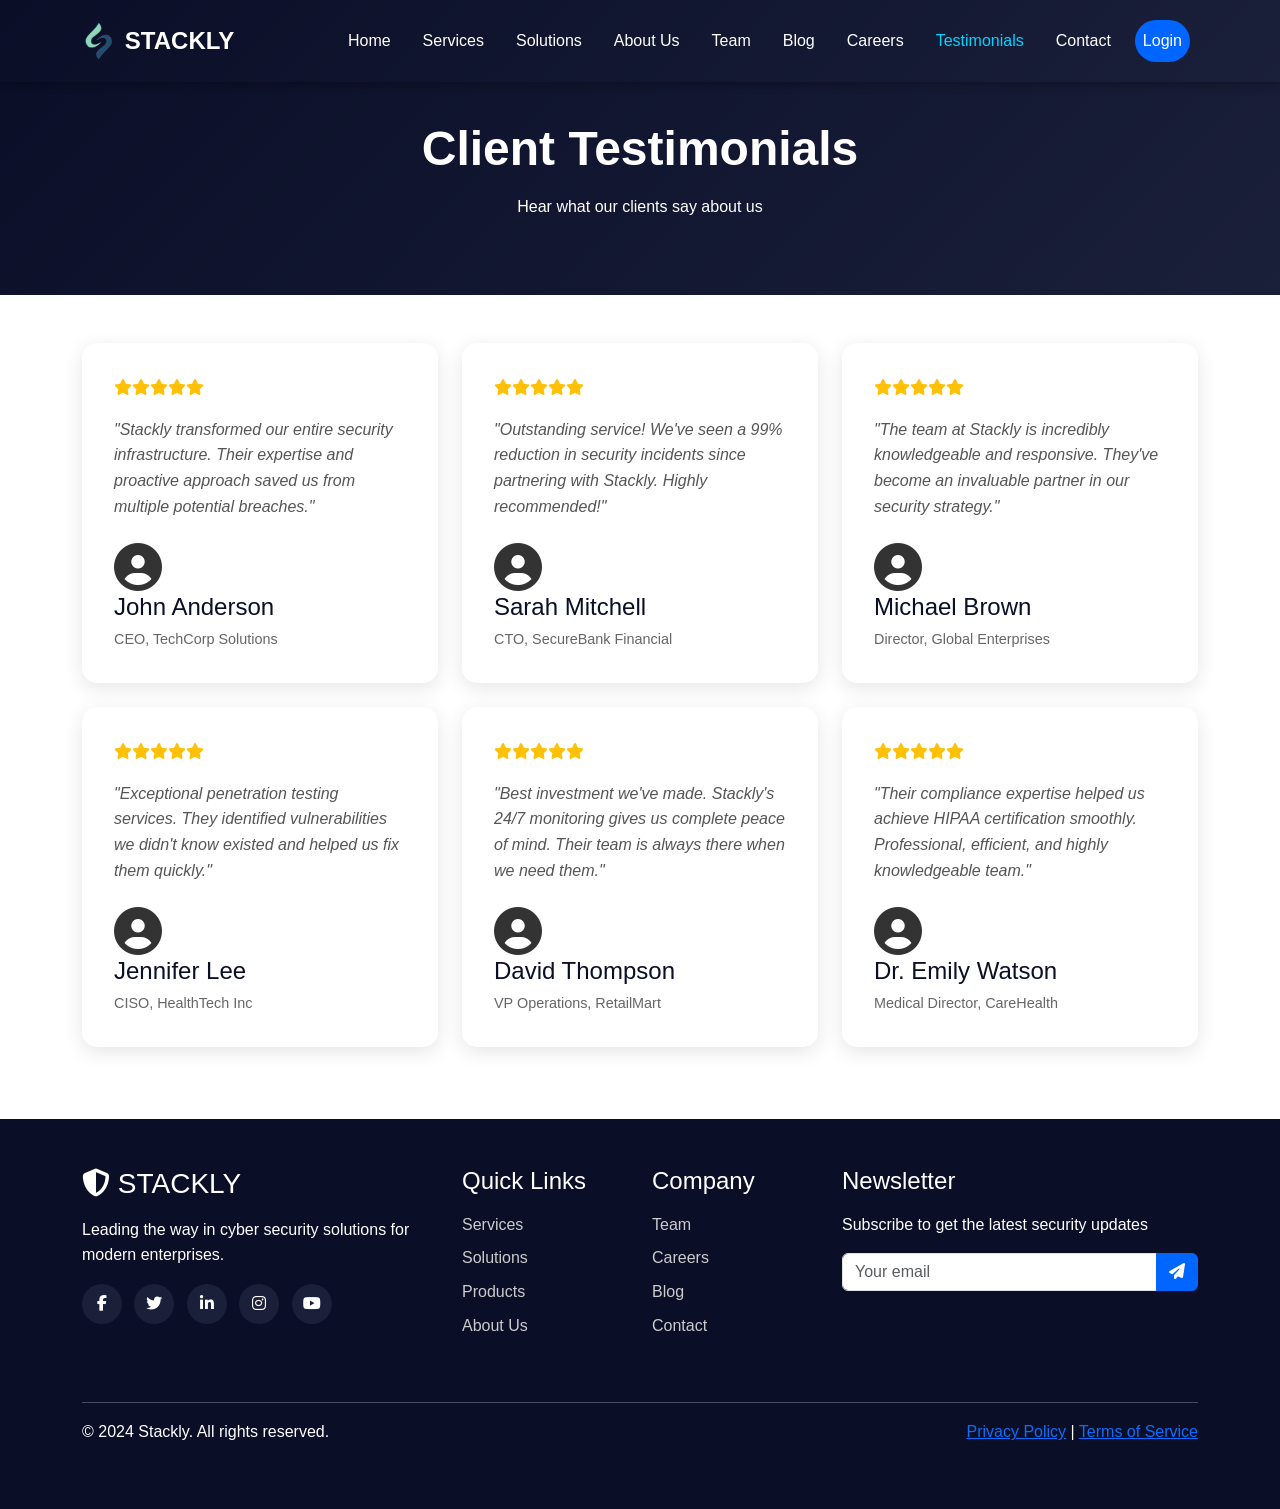
<file: pages/testimonials.html>
<!DOCTYPE html>
<html lang="en">
<head>
    <meta charset="UTF-8">
    <meta name="viewport" content="width=device-width, initial-scale=1.0">
    <title>Stackly</title>
    <link rel="stylesheet" href="https://cdn.jsdelivr.net/npm/bootstrap@5.3.0/dist/css/bootstrap.min.css">
    <link rel="stylesheet" href="https://unpkg.com/aos@2.3.1/dist/aos.css">
    <link rel="stylesheet" href="https://cdnjs.cloudflare.com/ajax/libs/font-awesome/6.4.0/css/all.min.css">
    <link rel="stylesheet" href="../css/style.css">
</head>
<body>
    <header class="header">
        <nav class="navbar navbar-expand-lg navbar-dark fixed-top">
            <div class="container">
                <a class="navbar-brand" href="../index.html"><img src="../images/logoimg.webp" alt="Stackly Logo"> STACKLY</a>
                <button class="navbar-toggler" type="button" data-bs-toggle="collapse" data-bs-target="#navbarNav"><span class="navbar-toggler-icon"></span></button>
                <div class="collapse navbar-collapse" id="navbarNav">
                    <ul class="navbar-nav ms-auto">
                        <li class="nav-item"><a class="nav-link" href="../index.html">Home</a></li>
                        <li class="nav-item"><a class="nav-link" href="services.html">Services</a></li>
                        <li class="nav-item"><a class="nav-link" href="solutions.html">Solutions</a></li>
                        
                        <li class="nav-item"><a class="nav-link" href="about.html">About Us</a></li>
                        <li class="nav-item"><a class="nav-link" href="team.html">Team</a></li>
                        <li class="nav-item"><a class="nav-link" href="blog.html">Blog</a></li>
                        <li class="nav-item"><a class="nav-link" href="careers.html">Careers</a></li>
                        <li class="nav-item"><a class="nav-link active" href="testimonials.html">Testimonials</a></li>
                        <li class="nav-item"><a class="nav-link" href="contact.html">Contact</a></li>
                        <li class="nav-item"><a class="nav-link btn-login" href="../login.html">Login</a></li>
                    </ul>
                </div>
            </div>
        </nav>
    </header>
    <section class="page-header">
        <div class="container"><h1>Client Testimonials</h1><p>Hear what our clients say about us</p></div>
    </section>
    <section class="testimonials-detail-section py-5">
        <div class="container">
            <div class="row">
                <div class="col-lg-4 col-md-6 mb-4" data-aos="fade-up">
                    <div class="testimonial-detail-card">
                        <div class="stars"><i class="fas fa-star"></i><i class="fas fa-star"></i><i class="fas fa-star"></i><i class="fas fa-star"></i><i class="fas fa-star"></i></div>
                        <p class="testimonial-text">"Stackly transformed our entire security infrastructure. Their expertise and proactive approach saved us from multiple potential breaches."</p>
                        <div class="testimonial-author">
                            <i class="fas fa-user-circle fa-3x"></i>
                            <div>
                                <h4>John Anderson</h4>
                                <span>CEO, TechCorp Solutions</span>
                            </div>
                        </div>
                    </div>
                </div>
                <div class="col-lg-4 col-md-6 mb-4" data-aos="fade-up" data-aos-delay="100">
                    <div class="testimonial-detail-card">
                        <div class="stars"><i class="fas fa-star"></i><i class="fas fa-star"></i><i class="fas fa-star"></i><i class="fas fa-star"></i><i class="fas fa-star"></i></div>
                        <p class="testimonial-text">"Outstanding service! We've seen a 99% reduction in security incidents since partnering with Stackly. Highly recommended!"</p>
                        <div class="testimonial-author">
                            <i class="fas fa-user-circle fa-3x"></i>
                            <div>
                                <h4>Sarah Mitchell</h4>
                                <span>CTO, SecureBank Financial</span>
                            </div>
                        </div>
                    </div>
                </div>
                <div class="col-lg-4 col-md-6 mb-4" data-aos="fade-up" data-aos-delay="200">
                    <div class="testimonial-detail-card">
                        <div class="stars"><i class="fas fa-star"></i><i class="fas fa-star"></i><i class="fas fa-star"></i><i class="fas fa-star"></i><i class="fas fa-star"></i></div>
                        <p class="testimonial-text">"The team at Stackly is incredibly knowledgeable and responsive. They've become an invaluable partner in our security strategy."</p>
                        <div class="testimonial-author">
                            <i class="fas fa-user-circle fa-3x"></i>
                            <div>
                                <h4>Michael Brown</h4>
                                <span>Director, Global Enterprises</span>
                            </div>
                        </div>
                    </div>
                </div>
                <div class="col-lg-4 col-md-6 mb-4" data-aos="fade-up" data-aos-delay="300">
                    <div class="testimonial-detail-card">
                        <div class="stars"><i class="fas fa-star"></i><i class="fas fa-star"></i><i class="fas fa-star"></i><i class="fas fa-star"></i><i class="fas fa-star"></i></div>
                        <p class="testimonial-text">"Exceptional penetration testing services. They identified vulnerabilities we didn't know existed and helped us fix them quickly."</p>
                        <div class="testimonial-author">
                            <i class="fas fa-user-circle fa-3x"></i>
                            <div>
                                <h4>Jennifer Lee</h4>
                                <span>CISO, HealthTech Inc</span>
                            </div>
                        </div>
                    </div>
                </div>
                <div class="col-lg-4 col-md-6 mb-4" data-aos="fade-up" data-aos-delay="400">
                    <div class="testimonial-detail-card">
                        <div class="stars"><i class="fas fa-star"></i><i class="fas fa-star"></i><i class="fas fa-star"></i><i class="fas fa-star"></i><i class="fas fa-star"></i></div>
                        <p class="testimonial-text">"Best investment we've made. Stackly's 24/7 monitoring gives us complete peace of mind. Their team is always there when we need them."</p>
                        <div class="testimonial-author">
                            <i class="fas fa-user-circle fa-3x"></i>
                            <div>
                                <h4>David Thompson</h4>
                                <span>VP Operations, RetailMart</span>
                            </div>
                        </div>
                    </div>
                </div>
                <div class="col-lg-4 col-md-6 mb-4" data-aos="fade-up" data-aos-delay="500">
                    <div class="testimonial-detail-card">
                        <div class="stars"><i class="fas fa-star"></i><i class="fas fa-star"></i><i class="fas fa-star"></i><i class="fas fa-star"></i><i class="fas fa-star"></i></div>
                        <p class="testimonial-text">"Their compliance expertise helped us achieve HIPAA certification smoothly. Professional, efficient, and highly knowledgeable team."</p>
                        <div class="testimonial-author">
                            <i class="fas fa-user-circle fa-3x"></i>
                            <div>
                                <h4>Dr. Emily Watson</h4>
                                <span>Medical Director, CareHealth</span>
                            </div>
                        </div>
                    </div>
                </div>
            </div>
        </div>
    </section>
    <footer class="footer py-5">
        <div class="container">
            <div class="row">
                <div class="col-lg-4 col-md-6 mb-4">
                    <h3><i class="fas fa-shield-alt"></i> STACKLY</h3>
                    <p>Leading the way in cyber security solutions for modern enterprises.</p>
                    <div class="social-links">
                        <a href="../404.html"><i class="fab fa-facebook-f"></i></a>
                        <a href="../404.html"><i class="fab fa-twitter"></i></a>
                        <a href="../404.html"><i class="fab fa-linkedin-in"></i></a>
                        <a href="../404.html"><i class="fab fa-instagram"></i></a>
                        <a href="../404.html"><i class="fab fa-youtube"></i></a>
                    </div>
                </div>
                <div class="col-lg-2 col-md-6 mb-4">
                    <h4>Quick Links</h4>
                    <ul class="footer-links">
                        <li><a href="services.html">Services</a></li>
                        <li><a href="solutions.html">Solutions</a></li>
                        <li><a href="products.html">Products</a></li>
                        <li><a href="about.html">About Us</a></li>
                    </ul>
                </div>
                <div class="col-lg-2 col-md-6 mb-4">
                    <h4>Company</h4>
                    <ul class="footer-links">
                        <li><a href="team.html">Team</a></li>
                        <li><a href="careers.html">Careers</a></li>
                        <li><a href="blog.html">Blog</a></li>
                        <li><a href="contact.html">Contact</a></li>
                    </ul>
                </div>
                <div class="col-lg-4 col-md-6 mb-4">
                    <h4>Newsletter</h4>
                    <p>Subscribe to get the latest security updates</p>
                    <form class="newsletter-form">
                        <div class="input-group">
                            <input type="email" class="form-control" placeholder="Your email">
                            <button class="btn btn-primary" type="button" onclick="location.href='../404.html'">
                                <i class="fas fa-paper-plane"></i>
                            </button>
                        </div>
                    </form>
                </div>
            </div>
            <hr class="mt-4">
            <div class="row">
                <div class="col-md-6">
                    <p>&copy; 2024 Stackly. All rights reserved.</p>
                </div>
                <div class="col-md-6 text-md-end">
                    <a href="../404.html">Privacy Policy</a> | 
                    <a href="../404.html">Terms of Service</a>
                </div>
            </div>
        </div>
    </footer>
    <script src="https://code.jquery.com/jquery-3.7.0.min.js"></script>
    <script src="https://cdn.jsdelivr.net/npm/bootstrap@5.3.0/dist/js/bootstrap.bundle.min.js"></script>
    <script src="https://unpkg.com/aos@2.3.1/dist/aos.js"></script>
    <script src="../js/main.js"></script>
</body>
</html>
</file>
<file: css/style.css>
/* ===================================
   STACKLY CYBER SECURITY - CSS STYLES
   Responsive from 320px
   =================================== */

/* ===== ROOT VARIABLES ===== */
:root {
    --primary-color: #0066ff;
    --secondary-color: #00d4ff;
    --dark-color: #0a0e27;
    --dark-blue: #1a1f3a;
    --light-gray: #f8f9fa;
    --text-color: #333;
    --success-color: #28a745;
    --warning-color: #ffc107;
    --danger-color: #dc3545;
    --info-color: #17a2b8;
}

html, body{
max-width:100%;
overflow-x:hidden;
}

/* ===== GLOBAL STYLES ===== */
* {
    margin: 0;
    padding: 0;
    box-sizing: border-box;
}

body {
    font-family: 'Segoe UI', Tahoma, Geneva, Verdana, sans-serif;
    color: var(--text-color);
    line-height: 1.6;
    overflow-x: hidden;
}

html {
    scroll-behavior: smooth;
    
}

/* ===== HEADER & NAVIGATION ===== */
.header .navbar {
    background: linear-gradient(135deg, var(--dark-color) 0%, var(--dark-blue) 100%);
    padding: 1rem 0;
    box-shadow: 0 2px 10px rgba(0,0,0,0.3);
    transition: all 0.3s ease;
}

.navbar-brand {
    font-size: 1.5rem;
    font-weight: bold;
    color: #fff !important;
    display: flex;
    align-items: center;
    gap: 0.5rem;
}

.navbar-brand img {
    height: 40px;
    width: auto;
}

.nav-link {
    color: #fff !important;
    margin: 0 0.5rem;
    transition: all 0.3s ease;
    position: relative;
}

.nav-link:hover,
.nav-link.active {
    color: var(--secondary-color) !important;
}

.nav-link::after {
    content: '';
    position: absolute;
    bottom: 0;
    left: 50%;
    width: 0;
    height: 2px;
    background: var(--secondary-color);
    transition: all 0.3s ease;
    transform: translateX(-50%);
}

.nav-link:hover::after {
    width: 80%;
}

.btn-login {
    background: var(--primary-color);
    padding: 0.5rem 1.5rem;
    border-radius: 25px;
}

.btn-login:hover {
    background: var(--secondary-color);
    color: var(--dark-color) !important;
}

/* ===== HERO SECTION ===== */
.hero-section {
    background: linear-gradient(135deg, var(--dark-color) 0%, var(--dark-blue) 100%);
    color: #fff;
    padding: 150px 0 100px;
    position: relative;
    overflow: hidden;
    min-height: 100vh;
    display: flex;
    align-items: center;
}

.hero-section::before {
    content: '';
    position: absolute;
    top: 0;
    left: 0;
    right: 0;
    bottom: 0;
    background: url('data:image/svg+xml,<svg xmlns="http://www.w3.org/2000/svg" viewBox="0 0 1200 600"><defs><linearGradient id="grad" x1="0%" y1="0%" x2="100%" y2="100%"><stop offset="0%" style="stop-color:rgba(0,212,255,0.1)"/><stop offset="100%" style="stop-color:rgba(0,102,255,0.1)"/></linearGradient></defs><rect fill="url(%23grad)" width="1200" height="600"/></svg>');
    opacity: 0.3;
}

.hero-title {
    font-size: 3.5rem;
    font-weight: bold;
    margin-bottom: 1.5rem;
    position: relative;
    z-index: 1;
}

.hero-subtitle {
    font-size: 1.3rem;
    margin-bottom: 2rem;
    opacity: 0.9;
}

.hero-buttons {
    display: flex;
    gap: 1rem;
    flex-wrap: wrap;
}

.get-started-btn {
    padding: 1rem 2.5rem;
    font-size: 1.1rem;
    border-radius: 30px;
    transition: all 0.3s ease;
}

.get-started-btn:hover {
    transform: translateY(-3px);
    box-shadow: 0 10px 25px rgba(0,102,255,0.3);
}

.hero-image {
    position: relative;
    text-align: center;
}

.hero-illustration {
    color: var(--secondary-color);
    animation: float 3s ease-in-out infinite;
}

@keyframes float {
    0%, 100% { transform: translateY(0); }
    50% { transform: translateY(-20px); }
}

.floating-icon {
    position: absolute;
    font-size: 2rem;
    color: var(--primary-color);
    animation: pulse 2s ease-in-out infinite;
}

.floating-icon.icon-1 {
    top: 10%;
    left: 10%;
    animation-delay: 0s;
}

.floating-icon.icon-2 {
    top: 60%;
    right: 20%;
    animation-delay: 0.5s;
}

.floating-icon.icon-3 {
    bottom: 20%;
    left: 30%;
    animation-delay: 1s;
}

@keyframes pulse {
    0%, 100% { transform: scale(1); opacity: 0.7; }
    50% { transform: scale(1.2); opacity: 1; }
}

/* ===== PAGE HEADER ===== */
.page-header {
    background: linear-gradient(135deg, var(--dark-color) 0%, var(--dark-blue) 100%);
    color: #fff;
    padding: 120px 0 60px;
    text-align: center;
}

.page-header h1 {
    font-size: 3rem;
    font-weight: bold;
    margin-bottom: 1rem;
}

/* ===== SECTIONS ===== */
.features-section,
.services-detail,
.solutions-section,
.products-section,
.about-content,
.team-section,
.blog-section,
.careers-section,
.testimonials-detail-section,
.contact-section {
    padding: 80px 0;
}

.section-title h2 {
    font-size: 2.5rem;
    font-weight: bold;
    color: var(--dark-color);
    margin-bottom: 1rem;
}

.title-underline {
    width: 80px;
    height: 4px;
    background: linear-gradient(to right, var(--primary-color), var(--secondary-color));
    margin: 0 auto 1rem;
}

/* ===== FEATURE CARDS ===== */
.feature-card {
    background: #fff;
    padding: 2.5rem;
    border-radius: 15px;
    box-shadow: 0 5px 20px rgba(0,0,0,0.1);
    transition: all 0.3s ease;
    text-align: center;
    height: 100%;
}

.feature-card:hover {
    transform: translateY(-10px);
    box-shadow: 0 15px 40px rgba(0,102,255,0.2);
}

.feature-icon {
    font-size: 3.5rem;
    color: var(--primary-color);
    margin-bottom: 1.5rem;
}

.feature-card h3 {
    font-size: 1.5rem;
    margin-bottom: 1rem;
    color: var(--dark-color);
}

/* ===== SERVICE BOX ===== */
.service-box {
    background: #fff;
    padding: 2rem;
    border-radius: 15px;
    box-shadow: 0 5px 20px rgba(0,0,0,0.1);
    transition: all 0.3s ease;
    height: 100%;
}

.service-box:hover {
    box-shadow: 0 10px 30px rgba(0,0,0,0.2);
}

.service-icon {
    font-size: 3rem;
    color: var(--primary-color);
    margin-bottom: 1rem;
}

.service-box ul {
    list-style: none;
    padding: 0;
    margin: 1.5rem 0;
}

.service-box ul li {
    padding: 0.5rem 0;
    padding-left: 1.5rem;
    position: relative;
}

.service-box ul li::before {
    content: '\f00c';
    font-family: 'Font Awesome 6 Free';
    font-weight: 900;
    position: absolute;
    left: 0;
    color: var(--success-color);
}

/* ===== STATISTICS SECTION ===== */
.stats-section {
    background: linear-gradient(135deg, var(--primary-color) 0%, var(--secondary-color) 100%);
    color: #fff;
}

.stat-card {
    text-align: center;
    padding: 2rem;
}

.stat-icon {
    font-size: 3rem;
    margin-bottom: 1rem;
}

.stat-card h3 {
    font-size: 3rem;
    font-weight: bold;
    margin-bottom: 0.5rem;
}

/* ===== SOLUTION CARDS ===== */
.solution-card {
    background: #fff;
    padding: 2rem;
    border-radius: 15px;
    box-shadow: 0 5px 20px rgba(0,0,0,0.1);
    height: 100%;
    transition: all 0.3s ease;
}

.solution-card:hover {
    transform: translateY(-5px);
    box-shadow: 0 10px 30px rgba(0,0,0,0.15);
}

.solution-header {
    display: flex;
    align-items: center;
    gap: 1rem;
    margin-bottom: 1rem;
}

.solution-header i {
    font-size: 2.5rem;
    color: var(--primary-color);
}

.solution-card ul {
    list-style: none;
    padding: 0;
    margin: 1.5rem 0;
}

.solution-card ul li {
    padding: 0.5rem 0;
    padding-left: 1.5rem;
    position: relative;
}

.solution-card ul li::before {
    content: '\f00c';
    font-family: 'Font Awesome 6 Free';
    font-weight: 900;
    position: absolute;
    left: 0;
    color: var(--success-color);
}

/* ===== PRODUCT CARDS ===== */
.product-card {
    background: #fff;
    padding: 2.5rem 2rem;
    border-radius: 15px;
    box-shadow: 0 5px 20px rgba(0,0,0,0.1);
    text-align: center;
    position: relative;
    height: 100%;
    transition: all 0.3s ease;
}

.product-card:hover {
    transform: scale(1.05);
    box-shadow: 0 15px 40px rgba(0,0,0,0.2);
}

.product-card.featured {
    border: 3px solid var(--primary-color);
}

.product-badge {
    position: absolute;
    top: -10px;
    right: 20px;
    background: var(--warning-color);
    color: #fff;
    padding: 0.5rem 1rem;
    border-radius: 20px;
    font-size: 0.8rem;
    font-weight: bold;
}

.product-icon {
    font-size: 3rem;
    color: var(--primary-color);
    margin-bottom: 1rem;
}

.product-price {
    font-size: 2.5rem;
    font-weight: bold;
    color: var(--primary-color);
    margin: 1rem 0;
}

.product-price span {
    font-size: 1rem;
    color: var(--text-color);
}

.product-features {
    list-style: none;
    padding: 0;
    margin: 2rem 0;
    text-align: left;
}

.product-features li {
    padding: 0.5rem 0;
}

.product-features i {
    color: var(--success-color);
    margin-right: 0.5rem;
}

/* ===== TEAM MEMBERS ===== */
.team-member {
    background: #fff;
    padding: 2rem;
    border-radius: 15px;
    box-shadow: 0 5px 20px rgba(0,0,0,0.1);
    text-align: center;
    transition: all 0.3s ease;
}

.team-member:hover {
    transform: translateY(-10px);
    box-shadow: 0 10px 30px rgba(0,0,0,0.2);
}

.member-img {
    margin-bottom: 1rem;
    color: var(--primary-color);
}

.member-role {
    color: var(--primary-color);
    font-weight: 600;
    margin-bottom: 0.5rem;
}

.member-cert {
    color: #666;
    font-size: 0.9rem;
    margin-bottom: 1rem;
}

.member-social a {
    display: inline-block;
    width: 40px;
    height: 40px;
    line-height: 40px;
    background: var(--light-gray);
    border-radius: 50%;
    margin: 0 0.25rem;
    color: var(--dark-color);
    transition: all 0.3s ease;
}

.member-social a:hover {
    background: var(--primary-color);
    color: #fff;
}

/* ===== BLOG CARDS ===== */
.blog-card {
    background: #fff;
    padding: 2rem;
    border-radius: 15px;
    box-shadow: 0 5px 20px rgba(0,0,0,0.1);
    height: 100%;
    transition: all 0.3s ease;
}

.blog-card:hover {
    box-shadow: 0 10px 30px rgba(0,0,0,0.2);
}

.blog-icon {
    color: var(--primary-color);
    margin-bottom: 1rem;
}

.blog-meta {
    display: flex;
    gap: 1rem;
    margin-bottom: 1rem;
    font-size: 0.9rem;
    color: #666;
}

.blog-meta i {
    color: var(--primary-color);
}

/* ===== CAREERS ===== */
.benefit-card {
    background: #fff;
    padding: 2rem;
    border-radius: 15px;
    box-shadow: 0 5px 20px rgba(0,0,0,0.1);
    text-align: center;
    height: 100%;
}

.benefit-card i {
    font-size: 3rem;
    color: var(--primary-color);
    margin-bottom: 1rem;
}

.job-card {
    background: #fff;
    padding: 2rem;
    border-radius: 15px;
    box-shadow: 0 5px 20px rgba(0,0,0,0.1);
    height: 100%;
}

.job-location,
.job-type {
    color: #666;
    margin-bottom: 0.5rem;
}

/* ===== TESTIMONIALS ===== */
.testimonials-section {
    background: var(--light-gray);
}

.testimonial-card {
    background: #fff;
    padding: 2.5rem;
    border-radius: 15px;
    box-shadow: 0 5px 20px rgba(0,0,0,0.1);
    margin: 1rem;
}

.quote-icon {
    font-size: 2rem;
    color: var(--primary-color);
    margin-bottom: 1rem;
}

.testimonial-author {
    margin-top: 1.5rem;
}

.testimonial-author h4 {
    margin-bottom: 0.25rem;
    color: var(--dark-color);
}

.testimonial-author span {
    color: #666;
    font-size: 0.9rem;
}

.testimonial-detail-card {
    background: #fff;
    padding: 2rem;
    border-radius: 15px;
    box-shadow: 0 5px 20px rgba(0,0,0,0.1);
    height: 100%;
}

.testimonial-detail-card .stars {
    color: var(--warning-color);
    margin-bottom: 1rem;
}

.testimonial-text {
    font-style: italic;
    margin: 1rem 0;
    color: #555;
}

/* ===== CONTACT ===== */
.contact-info-card {
    background: #fff;
    padding: 1.5rem;
    border-radius: 10px;
    margin-bottom: 1rem;
    box-shadow: 0 3px 10px rgba(0,0,0,0.1);
}

.contact-info-card i {
    font-size: 2rem;
    color: var(--primary-color);
    margin-bottom: 0.5rem;
}

.contact-form-card {
    background: #fff;
    padding: 2.5rem;
    border-radius: 15px;
    box-shadow: 0 5px 20px rgba(0,0,0,0.1);
}

/* ===== CTA SECTION ===== */
.cta-section {
    background: linear-gradient(135deg, var(--primary-color) 0%, var(--secondary-color) 100%);
    color: #fff;
    text-align: center;
    padding: 60px 0;
}

.cta-section h2 {
    font-size: 2.5rem;
    margin-bottom: 1rem;
}

.join-team {
    background: linear-gradient(135deg, var(--primary-color) 0%, var(--secondary-color) 100%);
    color: #fff;
}

/* ===== FOOTER ===== */
.footer {
    background: var(--dark-color);
    color: #fff;
}

.footer h3,
.footer h4 {
    margin-bottom: 1rem;
}

.social-links a {
    display: inline-block;
    width: 40px;
    height: 40px;
    line-height: 40px;
    background: var(--dark-blue);
    border-radius: 50%;
    text-align: center;
    margin-right: 0.5rem;
    color: #fff;
    transition: all 0.3s ease;
}

.social-links a:hover {
    background: var(--primary-color);
    transform: translateY(-3px);
}

.footer-links {
    list-style: none;
    padding: 0;
}

.footer-links li {
    margin-bottom: 0.5rem;
}

.footer-links a {
    color: #ccc;
    text-decoration: none;
    transition: all 0.3s ease;
}

.footer-links a:hover {
    color: var(--secondary-color);
    padding-left: 5px;
}

.newsletter-form .input-group {
    margin-top: 1rem;
}

/* ===== LOGIN PAGE ===== */
.login-page {
    background: linear-gradient(135deg, var(--dark-color) 0%, var(--dark-blue) 100%);
    min-height: 100vh;
    display: flex;
    align-items: center;
    justify-content: center;
}

.login-container {
    padding: 2rem 0;
    width: 100%;
}

.login-box {
    background: #fff;
    padding: 2.5rem;
    border-radius: 20px;
    box-shadow: 0 10px 40px rgba(0,0,0,0.3);
}

.brand-logo {
    text-decoration: none;
    color: var(--dark-color);
}

.brand-logo i {
    color: var(--primary-color);
}

.brand-logo h2 {
    color: var(--dark-color);
    margin-top: 0.5rem;
}

.nav-pills .nav-link {
    color: var(--primary-color);
    border-radius: 10px;
    background-color: var(--danger-color);
}

.nav-pills .nav-link.active {
    background: var(--primary-color);
}

/* ===== ERROR PAGE ===== */
.error-page {
    background: linear-gradient(135deg, var(--dark-color) 0%, var(--dark-blue) 100%);
    min-height: 100vh;
    display: flex;
    align-items: center;
    justify-content: center;
}

.error-container {
    padding: 2rem;
}

.error-content {
    background: #fff;
    padding: 3rem;
    border-radius: 20px;
    box-shadow: 0 10px 40px rgba(0,0,0,0.3);
}

.error-icon {
    color: var(--warning-color);
}

.error-code {
    font-size: 8rem;
    font-weight: bold;
    color: var(--primary-color);
    line-height: 1;
}

.error-title {
    font-size: 2rem;
    color: var(--dark-color);
}

.error-description {
    color: #666;
    font-size: 1.1rem;
}

.quick-links .btn-link {
    margin: 0.25rem;
}

/* ===== DASHBOARD ===== */
.dashboard-page {
    background: #f4f6f9;
    min-height: 100vh;
}

.dashboard-navbar {
    background: linear-gradient(135deg, var(--dark-color) 0%, var(--dark-blue) 100%);
    padding: 0.75rem 1rem;
    z-index: 1000;
}

.admin-navbar {
    background: linear-gradient(135deg, #c9302c 0%, #d9534f 100%);
}

.navbar-user .dropdown-toggle {
    color: #fff;
    text-decoration: none;
}

.dashboard-wrapper {
    display: flex;
    padding-top: 60px;
}

.sidebar {
    width: 250px;
    background: #fff;
    height: calc(100vh - 60px);
    position: fixed;
    left: 0;
    top: 60px;
    box-shadow: 2px 0 10px rgba(0,0,0,0.1);
    overflow-y: auto;
    z-index: 999;
    transition: all 0.3s ease;
}

.admin-sidebar {
    background: linear-gradient(180deg, #2c3e50 0%, #34495e 100%);
}

.sidebar-header {
    padding: 1.5rem 1rem;
    background: var(--primary-color);
    color: #fff;
}

.sidebar-header.admin {
    background: var(--danger-color);
}

.sidebar-menu {
    list-style: none;
    padding: 0;
    margin: 0;
}

.sidebar-menu li {
    border-bottom: 1px solid #eee;
}

.admin-sidebar .sidebar-menu li {
    border-bottom: 1px solid rgba(255,255,255,0.1);
}

.sidebar-menu a {
    display: block;
    padding: 1rem 1.5rem;
    color: var(--dark-color);
    text-decoration: none;
    transition: all 0.3s ease;
}

.admin-sidebar .sidebar-menu a {
    color: #fff;
}

.sidebar-menu a i {
    margin-right: 0.75rem;
    width: 20px;
}

.sidebar-menu li.active a,
.sidebar-menu a:hover {
    background: var(--primary-color);
    color: #fff;
    padding-left: 2rem;
}

.admin-sidebar .sidebar-menu li.active a,
.admin-sidebar .sidebar-menu a:hover {
    background: var(--danger-color);
}

.dashboard-content {
    margin-left: 250px;
    padding: 2rem;
    width: calc(100% - 250px);
    min-height: calc(100vh - 60px);
}

.page-header-dashboard h1 {
    font-size: 2rem;
    color: var(--dark-color);
    margin-bottom: 0.5rem;
}

.stat-card-dashboard {
    background: #fff;
    padding: 1.5rem;
    border-radius: 15px;
    box-shadow: 0 3px 10px rgba(0,0,0,0.1);
    display: flex;
    align-items: center;
    gap: 1rem;
    transition: all 0.3s ease;
}

.stat-card-dashboard:hover {
    transform: translateY(-5px);
    box-shadow: 0 5px 20px rgba(0,0,0,0.15);
}

.stat-card-dashboard.green {
    border-left: 4px solid var(--success-color);
}

.stat-card-dashboard.blue {
    border-left: 4px solid var(--info-color);
}

.stat-card-dashboard.orange {
    border-left: 4px solid var(--warning-color);
}

.stat-card-dashboard.purple {
    border-left: 4px solid #6f42c1;
}

.stat-card-dashboard.red {
    border-left: 4px solid var(--danger-color);
}

.stat-icon {
    font-size: 3rem;
    opacity: 0.3;
}

.green .stat-icon {
    color: var(--success-color);
}

.blue .stat-icon {
    color: var(--info-color);
}

.orange .stat-icon {
    color: var(--warning-color);
}

.purple .stat-icon {
    color: #6f42c1;
}

.red .stat-icon {
    color: var(--danger-color);
}

.stat-info h3 {
    font-size: 0.9rem;
    color: #666;
    margin-bottom: 0.25rem;
}

.stat-number {
    font-size: 2rem;
    font-weight: bold;
    color: var(--dark-color);
    margin: 0;
}

.stat-info small {
    color: #999;
    font-size: 0.8rem;
}

.dashboard-card {
    background: #fff;
    border-radius: 15px;
    box-shadow: 0 3px 10px rgba(0,0,0,0.1);
    overflow: hidden;
}

.dashboard-card .card-header {
    background: var(--light-gray);
    padding: 1rem 1.5rem;
    border-bottom: 1px solid #eee;
}

.dashboard-card .card-header h5 {
    margin: 0;
    font-size: 1.1rem;
    color: var(--dark-color);
}

.dashboard-card .card-body {
    padding: 1.5rem;
}

.dashboard-section {
    display: none;
}

.dashboard-section.active {
    display: block;
}

.chart-placeholder {
    height: 300px;
    display: flex;
    flex-direction: column;
    align-items: center;
    justify-content: center;
    background: var(--light-gray);
    border-radius: 10px;
}

.alert-item {
    display: flex;
    align-items: center;
    gap: 1rem;
    padding: 1rem;
    border-bottom: 1px solid #eee;
}

.alert-item:last-child {
    border-bottom: none;
}

.alert-icon {
    width: 40px;
    height: 40px;
    border-radius: 50%;
    display: flex;
    align-items: center;
    justify-content: center;
    font-size: 1.2rem;
}

.alert-icon.warning {
    background: rgba(255, 193, 7, 0.1);
    color: var(--warning-color);
}

.alert-icon.info {
    background: rgba(23, 162, 184, 0.1);
    color: var(--info-color);
}

.alert-icon.success {
    background: rgba(40, 167, 69, 0.1);
    color: var(--success-color);
}

.alert-icon.danger {
    background: rgba(220, 53, 69, 0.1);
    color: var(--danger-color);
}

.alert-content h6 {
    margin: 0;
    font-size: 0.95rem;
    color: var(--dark-color);
}

.alert-content small {
    color: #999;
}

.btn-action {
    background: #fff;
    border: 2px solid var(--primary-color);
    color: var(--primary-color);
    padding: 1.5rem 1rem;
    border-radius: 10px;
    transition: all 0.3s ease;
}

.btn-action:hover {
    background: var(--primary-color);
    color: #fff;
}

.btn-action i {
    display: block;
    font-size: 2rem;
    margin-bottom: 0.5rem;
}

.threat-stats {
    padding: 1rem 0;
}

.threat-item {
    display: flex;
    justify-content: space-between;
    padding: 0.75rem 0;
    border-bottom: 1px solid #eee;
}

.threat-item:last-child {
    border-bottom: none;
}

/* ===== VALUE CARDS ===== */
.value-card {
    background: #fff;
    padding: 2rem;
    border-radius: 15px;
    box-shadow: 0 5px 20px rgba(0,0,0,0.1);
    text-align: center;
    height: 100%;
}

.value-card i {
    font-size: 3rem;
    color: var(--primary-color);
    margin-bottom: 1rem;
}

.feature-item {
    display: flex;
    gap: 1rem;
    align-items: start;
}

.feature-item i {
    color: var(--success-color);
    font-size: 1.5rem;
}

/* ===== MEDIA QUERIES ===== */

/* Extra Small Devices (320px - 575px) */
@media (max-width: 575px) {
    .hero-title {
        font-size: 2rem;
    }

    .hero-subtitle {
        font-size: 1rem;
    }

    .hero-buttons {
        flex-direction: column;
    }

    .hero-buttons .btn {
        width: 100%;
    }

    .section-title h2 {
        font-size: 1.8rem;
    }

    .page-header h1 {
        font-size: 2rem;
    }

    .error-code {
        font-size: 5rem;
    }

    .error-title {
        font-size: 1.5rem;
    }

    .sidebar {
        transform: translateX(-100%);
    }

    .sidebar.show {
        transform: translateX(0);
    }

    .dashboard-content {
        margin-left: 0;
        width: 100%;
        padding: 1rem;
    }

    .stat-number {
        font-size: 1.5rem;
    }

    .navbar-nav {
        background: var(--dark-blue);
        padding: 1rem;
        border-radius: 10px;
        margin-top: 1rem;
    }

    .nav-link {
        padding: 0.4rem;
    }
}

/* Small Devices (576px - 767px) */
@media (min-width: 576px) and (max-width: 767px) {
    .hero-title {
        font-size: 2.5rem;
    }

    .section-title h2 {
        font-size: 2rem;
    }

    .sidebar {
        transform: translateX(-100%);
    }

    .sidebar.show {
        transform: translateX(0);
    }

    .dashboard-content {
        margin-left: 0;
        width: 100%;
    }
}

/* Medium Devices (768px - 991px) */
@media (min-width: 768px) and (max-width: 991px) {
    .hero-title {
        font-size: 3rem;
    }

    .sidebar {
        transform: translateX(-100%);
    }

    .sidebar.show {
        transform: translateX(0);
    }

    .dashboard-content {
        margin-left: 0;
        width: 100%;
    }
}

/* Large Devices (992px and up) */
@media (min-width: 992px) {
    .sidebar {
        transform: translateX(0) !important;
    }
}

/* ===== UTILITY CLASSES ===== */
.text-primary {
    color: var(--primary-color) !important;
}

.bg-primary {
    background-color: var(--primary-color) !important;
}

.btn-primary {
    background-color: var(--primary-color);
    border-color: var(--primary-color);
}

.btn-primary:hover {
    background-color: var(--secondary-color);
    border-color: var(--secondary-color);
    color: var(--dark-color);
}

.btn-outline-primary {
    color: var(--primary-color);
    border-color: var(--primary-color);
}

.btn-outline-primary:hover {
    background-color: var(--primary-color);
    border-color: var(--primary-color);
    color: #fff;
}

/* ===== SCROLLBAR ===== */
::-webkit-scrollbar {
    width: 10px;
}

::-webkit-scrollbar-track {
    background: #f1f1f1;
}

::-webkit-scrollbar-thumb {
    background: var(--primary-color);
    border-radius: 5px;
}

::-webkit-scrollbar-thumb:hover {
    background: var(--secondary-color);
}

/* ===== ANIMATIONS ===== */
@keyframes fadeInUp {
    from {
        opacity: 0;
        transform: translateY(30px);
    }
    to {
        opacity: 1;
        transform: translateY(0);
    }
}

.counter {
    transition: all 0.3s ease;
}
</file>
